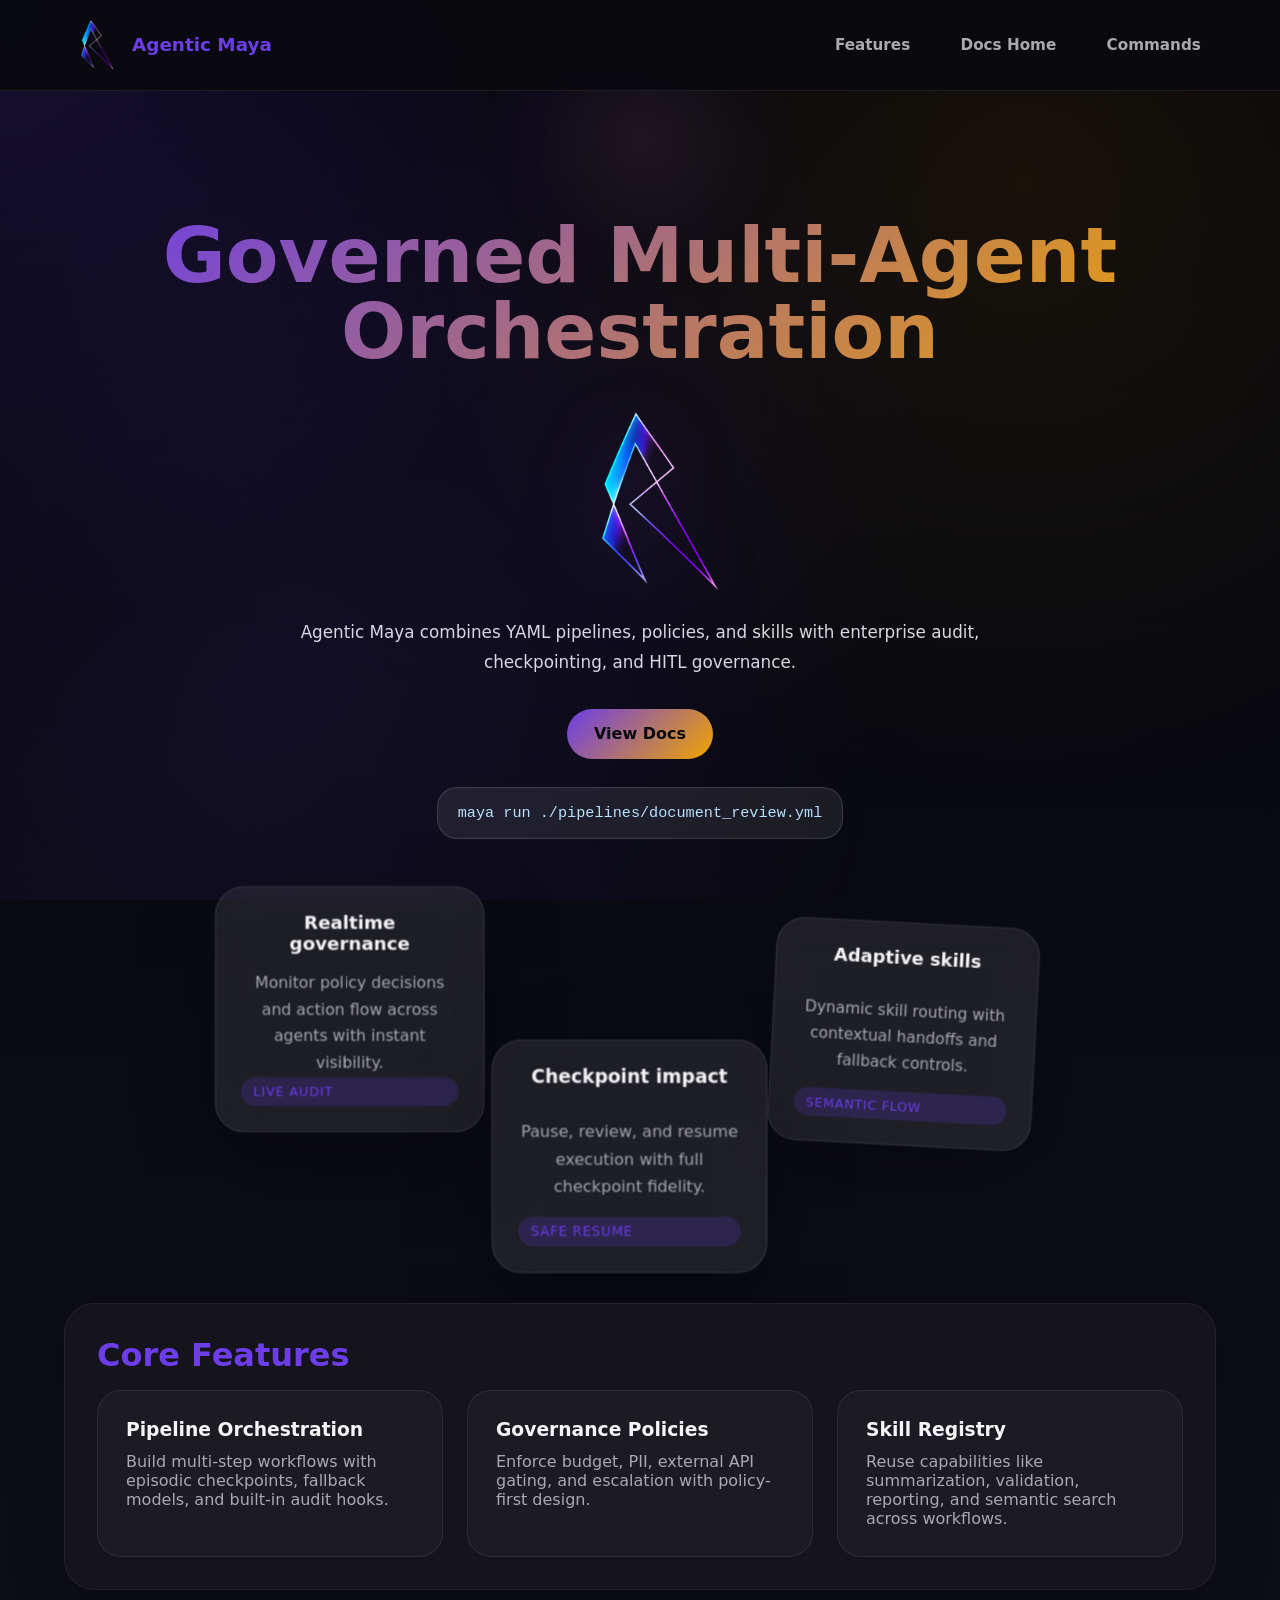
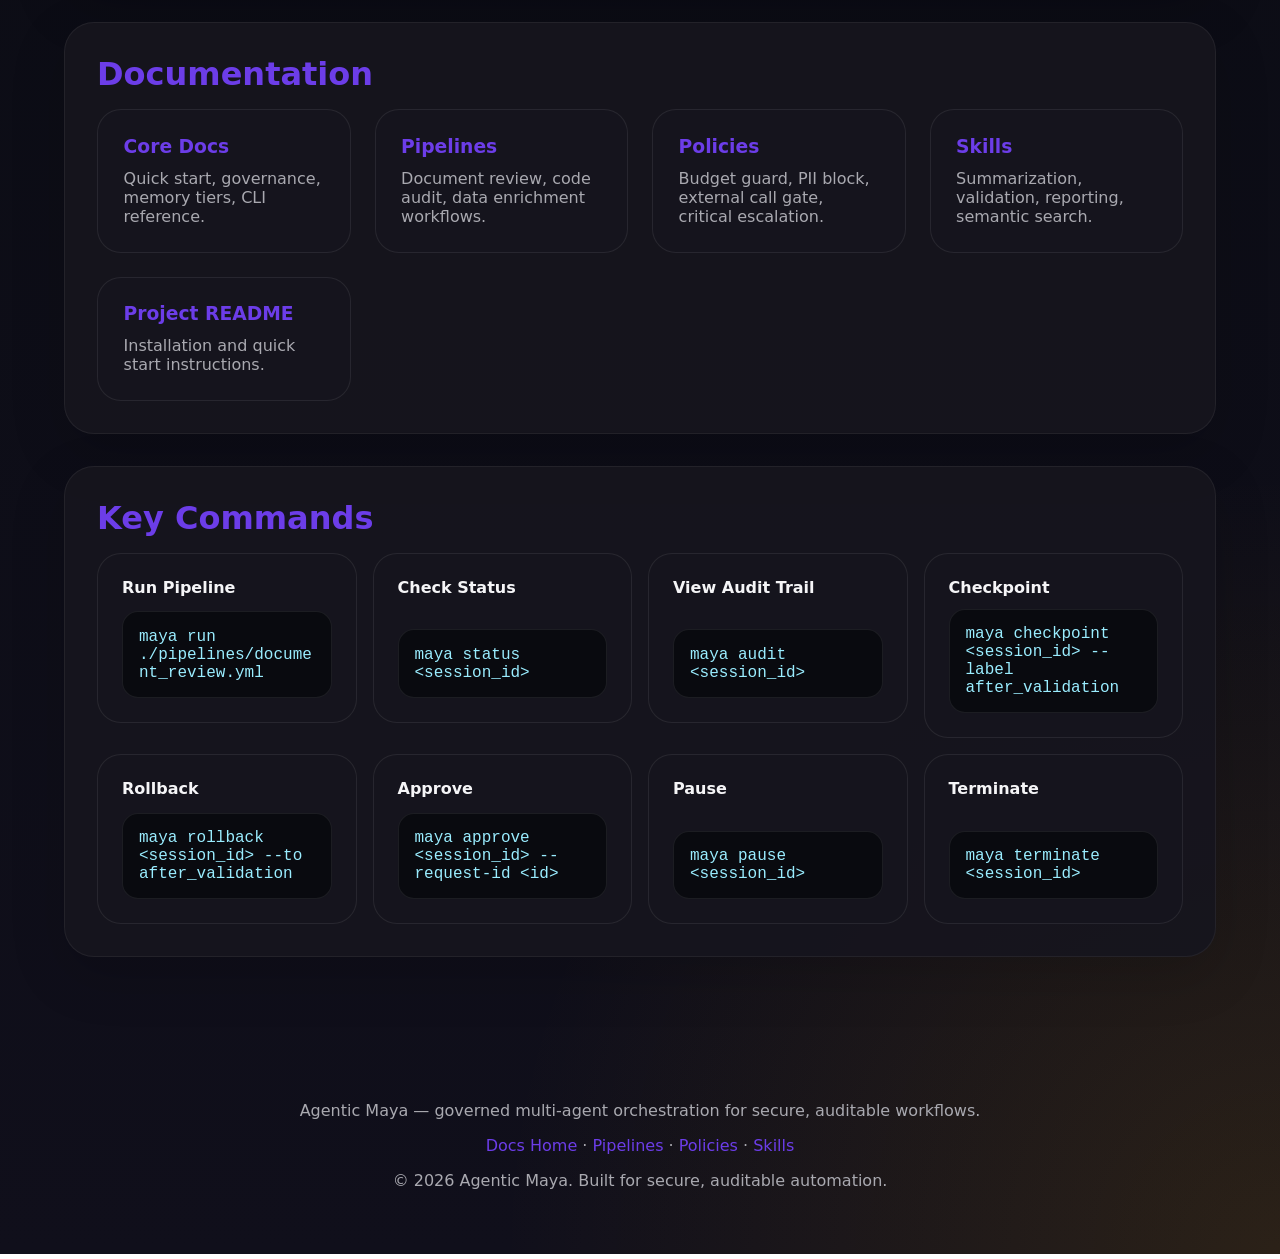
<file: index.html>
﻿<!DOCTYPE html>
<html lang="en">
<head>
    <meta charset="UTF-8">
    <meta name="viewport" content="width=device-width, initial-scale=1.0">
    <title>Agentic Maya — Governed Multi-Agent Orchestration</title>
    <link rel="icon" href="logo.png" type="image/png">
    <style>
        :root {
            --bg: #0A0A0F;
            --surface: rgba(22, 21, 30, 0.96);
            --surface-soft: #1F1D28;
            --panel: rgba(18, 18, 28, 0.96);
            --border: rgba(108, 61, 232, 0.18);
            --text: #F5F5F7;
            --muted: #A9A9B0;
            --muted-strong: #D6D8E2;
            --primary: #6C3DE8;
            --accent: #F0A500;
            --shadow: 0 28px 90px rgba(0, 0, 0, 0.26);
            --shadow-soft: 0 18px 55px rgba(0,0,0,0.16);
            --radius: 28px;
            --radius-sm: 18px;
            --transition: all 0.24s cubic-bezier(0.2, 1, 0.3, 1);
        }

        * { box-sizing: border-box; }

        body {
            margin: 0;
            min-height: 100vh;
            font-family: Inter, system-ui, -apple-system, BlinkMacSystemFont, 'Segoe UI', sans-serif;
            background: radial-gradient(circle at top left, rgba(108, 61, 232, 0.18), transparent 20%),
                        radial-gradient(circle at bottom right, rgba(240, 165, 0, 0.12), transparent 25%),
                        linear-gradient(180deg, #05050A 0%, #0B0C14 42%, #100F1B 100%);
            color: var(--text);
            overflow-x: hidden;
            position: relative;
        }

        body::before {
            content: '';
            position: fixed;
            top: 0;
            left: 0;
            width: 100%;
            height: 100%;
            background: 
                radial-gradient(circle at 20% 80%, rgba(108, 61, 232, 0.1) 0%, transparent 50%),
                radial-gradient(circle at 80% 20%, rgba(240, 165, 0, 0.08) 0%, transparent 50%),
                radial-gradient(circle at 40% 40%, rgba(108, 61, 232, 0.05) 0%, transparent 50%);
            animation: float 20s ease-in-out infinite;
            pointer-events: none;
            z-index: -1;
        }

        @keyframes float {
            0%, 100% { transform: translateY(0px) rotate(0deg); }
            33% { transform: translateY(-10px) rotate(1deg); }
            66% { transform: translateY(5px) rotate(-0.5deg); }
        }

        .particle {
            position: absolute;
            border-radius: 50%;
            pointer-events: none;
            animation: particle-float 15s linear infinite;
        }

        .particle:nth-child(1) {
            width: 4px; height: 4px;
            background: rgba(108, 61, 232, 0.6);
            top: 20%; left: 10%;
            animation-delay: 0s;
        }

        .particle:nth-child(2) {
            width: 6px; height: 6px;
            background: rgba(240, 165, 0, 0.4);
            top: 60%; left: 80%;
            animation-delay: 3s;
        }

        .particle:nth-child(3) {
            width: 3px; height: 3px;
            background: rgba(108, 61, 232, 0.5);
            top: 40%; left: 60%;
            animation-delay: 6s;
        }

        .particle:nth-child(4) {
            width: 5px; height: 5px;
            background: rgba(240, 165, 0, 0.3);
            top: 80%; left: 30%;
            animation-delay: 9s;
        }

        .particle:nth-child(5) {
            width: 4px; height: 4px;
            background: rgba(108, 61, 232, 0.4);
            top: 30%; left: 90%;
            animation-delay: 12s;
        }

        @keyframes particle-float {
            0% { transform: translateY(0px) translateX(0px); opacity: 0; }
            10% { opacity: 1; }
            90% { opacity: 1; }
            100% { transform: translateY(-100vh) translateX(20px); opacity: 0; }
        }

        a { color: var(--primary); text-decoration: none; }
        a:hover { color: var(--accent); }

        header {
            position: sticky;
            top: 0;
            z-index: 20;
            background: rgba(10, 10, 15, 0.96);
            border-bottom: 1px solid rgba(255,255,255,0.08);
            backdrop-filter: blur(16px);
        }

        .topbar {
            max-width: 1200px;
            margin: 0 auto;
            padding: 1.05rem 1.5rem;
            display: flex;
            justify-content: space-between;
            align-items: center;
            gap: 1rem;
        }

        .logo {
            font-size: 1.15rem;
            font-weight: 800;
            color: var(--primary);
            display: flex;
            align-items: center;
            gap: 0.75rem;
        }

        .logo img {
            height: 3.5rem;
            width: auto;
        }

        .nav {
            display: flex;
            gap: 1.25rem;
            flex-wrap: wrap;
        }

        .nav a {
            font-size: 0.95rem;
            color: var(--muted);
            font-weight: 600;
            padding: 0.65rem 0.95rem;
            border-radius: 999px;
            transition: var(--transition);
        }

        .nav a:hover,
        .nav a.active { background: rgba(108, 61, 232, 0.14); color: white; }

        .hero {
            max-width: 1200px;
            margin: 0 auto;
            padding: 4rem 1.5rem 2rem;
            text-align: center;
            position: relative;
            perspective: 1400px;
        }

        .hero h1 {
            font-size: clamp(3rem, 6vw, 4.8rem);
            line-height: 0.98;
            margin-bottom: 1rem;
            background: linear-gradient(135deg, var(--primary), var(--accent));
            -webkit-background-clip: text;
            -webkit-text-fill-color: transparent;
        }

        .hero p {
            max-width: 720px;
            margin: 0 auto 2rem;
            color: var(--muted-strong);
            font-size: 1.05rem;
            line-height: 1.8;
        }

        .hero-logo {
            margin: 2rem auto 1rem;
            display: flex;
            justify-content: center;
            align-items: center;
            perspective: 1000px;
        }

        .big-logo {
            width: 200px;
            height: 200px;
            object-fit: contain;
            filter: drop-shadow(0 20px 40px rgba(108, 61, 232, 0.3));
            transition: transform 0.6s cubic-bezier(0.175, 0.885, 0.32, 1.275);
            transform-style: preserve-3d;
        }

        .big-logo:hover {
            transform: rotateY(15deg) rotateX(10deg) scale(1.1);
            filter: drop-shadow(0 30px 60px rgba(108, 61, 232, 0.5));
        }

        .hero-buttons {
            display: flex;
            justify-content: center;
            flex-wrap: wrap;
            gap: 1rem;
            margin-bottom: 1.75rem;
        }

        .button {
            display: inline-flex;
            align-items: center;
            justify-content: center;
            padding: 0.95rem 1.7rem;
            border-radius: 999px;
            font-weight: 700;
            transition: var(--transition);
        }

        .button.primary {
            background: linear-gradient(135deg, var(--primary), var(--accent));
            color: #090A0F;
        }

        .button.secondary {
            background: rgba(255,255,255,0.08);
            color: var(--text);
            border: 1px solid rgba(255,255,255,0.1);
        }

        .button:hover { transform: translateY(-2px); }

        .hero-code {
            display: inline-flex;
            margin: 0 auto;
            background: rgba(255,255,255,0.08);
            border: 1px solid rgba(255,255,255,0.12);
            border-radius: 20px;
            padding: 1rem 1.25rem;
            color: #B7E2FF;
            font-family: ui-monospace, SFMono-Regular, Menlo, Monaco, Consolas, 'Liberation Mono', monospace;
            font-size: 0.95rem;
            box-shadow: inset 0 0 0 1px rgba(255,255,255,0.02);
        }

        .hero::before,
        .hero::after {
            content: '';
            position: absolute;
            left: 50%;
            transform: translateX(-50%);
            pointer-events: none;
            border-radius: 50%;
            opacity: 0.35;
        }

        .hero::before {
            width: 420px;
            height: 420px;
            top: -170px;
            background: radial-gradient(circle, rgba(108,61,232,0.24), transparent 54%);
        }

        .hero::after {
            width: 280px;
            height: 280px;
            top: -90px;
            background: radial-gradient(circle, rgba(240,165,0,0.12), transparent 55%);
        }

        .hero-visual {
            margin: 2.5rem auto 0;
            width: min(900px, 100%);
            height: 360px;
            position: relative;
            transform-style: preserve-3d;
            transition: transform 0.3s ease;
        }

        .hero-visual:hover {
            transform: rotateX(6deg) rotateY(-9deg);
        }

        .visual-card {
            position: absolute;
            width: 260px;
            min-height: 220px;
            border-radius: 28px;
            background: rgba(255,255,255,0.08);
            border: 1px solid rgba(255,255,255,0.12);
            backdrop-filter: blur(20px);
            box-shadow: 0 28px 80px rgba(0,0,0,0.28);
            padding: 1.5rem;
            color: var(--text);
            display: flex;
            flex-direction: column;
            justify-content: space-between;
            transition: transform 0.28s ease, box-shadow 0.28s ease;
        }

        .visual-card:hover {
            transform: translateY(-10px) translateZ(24px) rotateZ(-1deg);
            box-shadow: 0 36px 100px rgba(0,0,0,0.33);
        }

        .visual-card h3 {
            margin: 0 0 1rem;
            font-size: 1.1rem;
        }

        .visual-card p {
            margin: 0;
            color: var(--muted);
            line-height: 1.7;
            font-size: 0.95rem;
        }

        .visual-card span {
            display: inline-flex;
            align-items: center;
            gap: 0.35rem;
            padding: 0.4rem 0.75rem;
            border-radius: 999px;
            background: rgba(108,61,232,0.2);
            color: var(--primary);
            font-size: 0.78rem;
            letter-spacing: 0.06em;
            text-transform: uppercase;
        }

        .visual-card.one { top: 0; left: 40px; transform: translateZ(50px); }
        .visual-card.two { top: 40px; right: 60px; transform: translateZ(20px) rotateZ(3deg); }
        .visual-card.three { bottom: 0; left: calc(50% - 140px); transform: translateZ(80px); }

        main {
            max-width: 1200px;
            margin: 0 auto;
            padding: 2rem 1.5rem 4rem;
        }

        .section {
            background: var(--surface);
            border: 1px solid rgba(255,255,255,0.06);
            border-radius: 30px;
            margin-bottom: 2rem;
            padding: 2rem;
            box-shadow: var(--shadow-soft);
            opacity: 0;
            transform: translateY(20px);
            animation: fadeInUp 0.6s ease-out forwards;
        }

        .section:nth-child(1) { animation-delay: 0.1s; }
        .section:nth-child(2) { animation-delay: 0.2s; }
        .section:nth-child(3) { animation-delay: 0.3s; }

        @keyframes fadeInUp {
            to {
                opacity: 1;
                transform: translateY(0);
            }
        }

        .section h2 {
            margin-top: 0;
            color: var(--primary);
            font-size: 2rem;
            margin-bottom: 1rem;
        }

        .section p {
            color: var(--muted);
            margin-bottom: 1.5rem;
        }

        .grid {
            display: grid;
            gap: 1.5rem;
        }

        .grid-3 { grid-template-columns: repeat(auto-fit, minmax(260px, 1fr)); }

        .card {
            background: rgba(255,255,255,0.03);
            border: 1px solid rgba(255,255,255,0.08);
            border-radius: 24px;
            padding: 1.75rem;
            transition: transform 0.25s ease, border-color 0.25s ease;
        }

        .card:hover {
            transform: translateY(-4px);
            border-color: rgba(108, 61, 232, 0.35);
        }

        .card h3 {
            margin-top: 0;
            margin-bottom: 0.8rem;
        }

        .card p { margin: 0; color: var(--muted); }

        .docs-grid {
            display: grid;
            gap: 1.5rem;
            grid-template-columns: repeat(auto-fit, minmax(240px, 1fr));
        }

        .doc-card {
            background: var(--surface);
            border: 1px solid rgba(255,255,255,0.08);
            border-radius: 24px;
            padding: 1.6rem;
            transition: border-color 0.25s ease, transform 0.25s ease;
        }

        .doc-card:hover {
            transform: translateY(-3px);
            border-color: rgba(240, 165, 0, 0.4);
            background: rgba(255,255,255,0.05);
        }

        .doc-card h3 { margin: 0 0 0.75rem; }
        .doc-card p { margin: 0; color: var(--muted); }

        .command-grid {
            display: grid;
            gap: 1rem;
            grid-template-columns: repeat(auto-fit, minmax(240px, 1fr));
            align-items: start;
        }

        .command-card {
            background: var(--surface);
            border: 1px solid rgba(255,255,255,0.08);
            border-radius: 24px;
            padding: 1.5rem;
            min-height: 170px;
            display: flex;
            flex-direction: column;
            justify-content: space-between;
            transition: transform 0.24s ease, box-shadow 0.24s ease;
        }

        .command-card:hover {
            transform: translateY(-4px);
            box-shadow: 0 18px 50px rgba(0,0,0,0.16);
        }

        .command-card h4 {
            margin: 0;
            color: var(--text);
            line-height: 1.2;
        }

        .command-card code {
            display: block;
            background: rgba(9,10,15,0.95);
            border: 1px solid rgba(255,255,255,0.08);
            border-radius: 16px;
            padding: 0.95rem 1rem;
            margin-top: 0.75rem;
            color: #9AEDFF;
            font-family: ui-monospace, monospace;
            overflow-x: auto;
            white-space: pre-wrap;
            word-break: break-word;
        }

        .footer {
            text-align: center;
            padding: 2rem 1.5rem 3rem;
            color: var(--muted);
        }

        @media (max-width: 980px) {
            .topbar { flex-direction: column; align-items: stretch; }
            .hero { padding-top: 3rem; }
        }
        </style>
    <script>
        // Create floating particles
        document.addEventListener('DOMContentLoaded', () => {
            const body = document.body;
            for (let i = 1; i <= 5; i++) {
                const particle = document.createElement('div');
                particle.className = 'particle';
                body.appendChild(particle);
            }
        });
    </script>
</head>
<body>
    <header>
        <div class="topbar">
            <div class="logo">
                <img src="logo.png" alt="Agentic Maya Logo">
                Agentic Maya
            </div>
            <nav class="nav">
                <a href="#features">Features</a>
                <a href="docs/index.html">Docs Home</a>
                <a href="#commands">Commands</a>
            </nav>
        </div>
    </header>
    <section class="hero">
        <h1>Governed Multi-Agent Orchestration</h1>
        <div class="hero-logo">
            <img src="logo.png" alt="Agentic Maya Logo" class="big-logo">
        </div>
        <p>Agentic Maya combines YAML pipelines, policies, and skills with enterprise audit, checkpointing, and HITL governance.</p>
        <div class="hero-buttons">
            <a class="button primary" href="docs/index.html">View Docs</a>
        </div>
        <div class="hero-code"><code>maya run ./pipelines/document_review.yml</code></div>
        <div class="hero-visual" id="heroVisual">
            <div class="visual-card one">
                <h3>Realtime governance</h3>
                <p>Monitor policy decisions and action flow across agents with instant visibility.</p>
                <span>Live Audit</span>
            </div>
            <div class="visual-card two">
                <h3>Adaptive skills</h3>
                <p>Dynamic skill routing with contextual handoffs and fallback controls.</p>
                <span>Semantic Flow</span>
            </div>
            <div class="visual-card three">
                <h3>Checkpoint impact</h3>
                <p>Pause, review, and resume execution with full checkpoint fidelity.</p>
                <span>Safe Resume</span>
            </div>
        </div>
    </section>
    <main>
        <section class="section" id="features">
            <h2>Core Features</h2>
            <div class="grid grid-3">
                <div class="card"><h3>Pipeline Orchestration</h3><p>Build multi-step workflows with episodic checkpoints, fallback models, and built-in audit hooks.</p></div>
                <div class="card"><h3>Governance Policies</h3><p>Enforce budget, PII, external API gating, and escalation with policy-first design.</p></div>
                <div class="card"><h3>Skill Registry</h3><p>Reuse capabilities like summarization, validation, reporting, and semantic search across workflows.</p></div>
            </div>
        </section>
        <section class="section" id="docs">
            <h2>Documentation</h2>
            <div class="docs-grid">
                <a class="doc-card" href="docs/index.html"><h3>Core Docs</h3><p>Quick start, governance, memory tiers, CLI reference.</p></a>
                <a class="doc-card" href="docs/pipelines.html"><h3>Pipelines</h3><p>Document review, code audit, data enrichment workflows.</p></a>
                <a class="doc-card" href="docs/policies.html"><h3>Policies</h3><p>Budget guard, PII block, external call gate, critical escalation.</p></a>
                <a class="doc-card" href="docs/skills.html"><h3>Skills</h3><p>Summarization, validation, reporting, semantic search.</p></a>
                <a class="doc-card" href="../README.md"><h3>Project README</h3><p>Installation and quick start instructions.</p></a>
            </div>
        </section>
        <section class="section" id="commands">
            <h2>Key Commands</h2>
            <div class="command-grid">
                <div class="command-card"><h4>Run Pipeline</h4><code>maya run ./pipelines/document_review.yml</code></div>
                <div class="command-card"><h4>Check Status</h4><code>maya status &lt;session_id&gt;</code></div>
                <div class="command-card"><h4>View Audit Trail</h4><code>maya audit &lt;session_id&gt;</code></div>
                <div class="command-card"><h4>Checkpoint</h4><code>maya checkpoint &lt;session_id&gt; --label after_validation</code></div>
                <div class="command-card"><h4>Rollback</h4><code>maya rollback &lt;session_id&gt; --to after_validation</code></div>
                <div class="command-card"><h4>Approve</h4><code>maya approve &lt;session_id&gt; --request-id &lt;id&gt;</code></div>
                <div class="command-card"><h4>Pause</h4><code>maya pause &lt;session_id&gt;</code></div>
                <div class="command-card"><h4>Terminate</h4><code>maya terminate &lt;session_id&gt;</code></div>
            </div>
        </section>
    </main>
    <footer class="footer">
        <p>Agentic Maya — governed multi-agent orchestration for secure, auditable workflows.</p>
        <p><a href="docs/index.html">Docs Home</a> · <a href="docs/pipelines.html">Pipelines</a> · <a href="docs/policies.html">Policies</a> · <a href="docs/skills.html">Skills</a></p>
        <p>&copy; 2026 Agentic Maya. Built for secure, auditable automation.</p>
    </footer>
    <script>
        const hero = document.querySelector('.hero');
        const visual = document.querySelector('.hero-visual');
        if (hero && visual) {
            hero.addEventListener('pointermove', event => {
                const rect = hero.getBoundingClientRect();
                const x = (event.clientX - rect.left) / rect.width - 0.5;
                const y = (event.clientY - rect.top) / rect.height - 0.5;
                visual.style.transform = `rotateX(${y * 10}deg) rotateY(${x * 20}deg)`;
            });
            hero.addEventListener('pointerleave', () => {
                visual.style.transform = 'rotateX(0deg) rotateY(0deg)';
            });
        }
    </script>
</body>
</html>
</file>
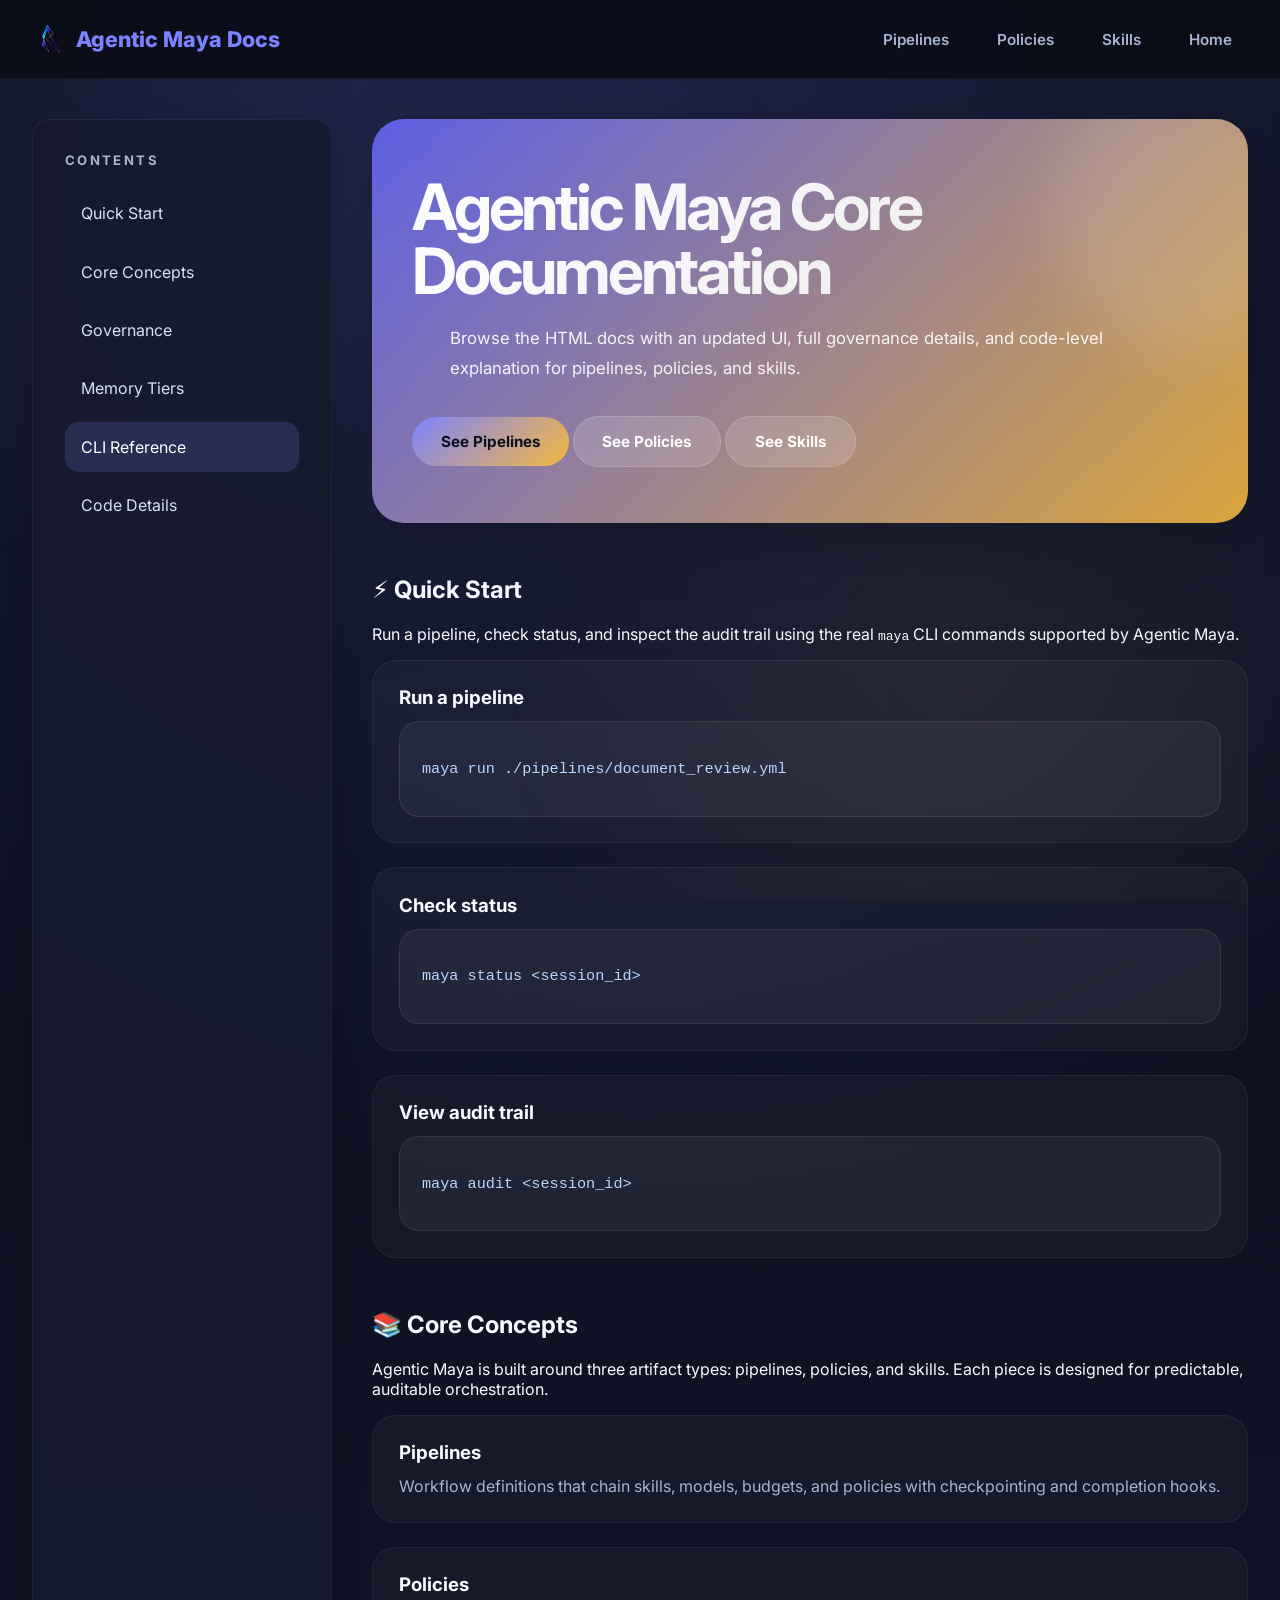
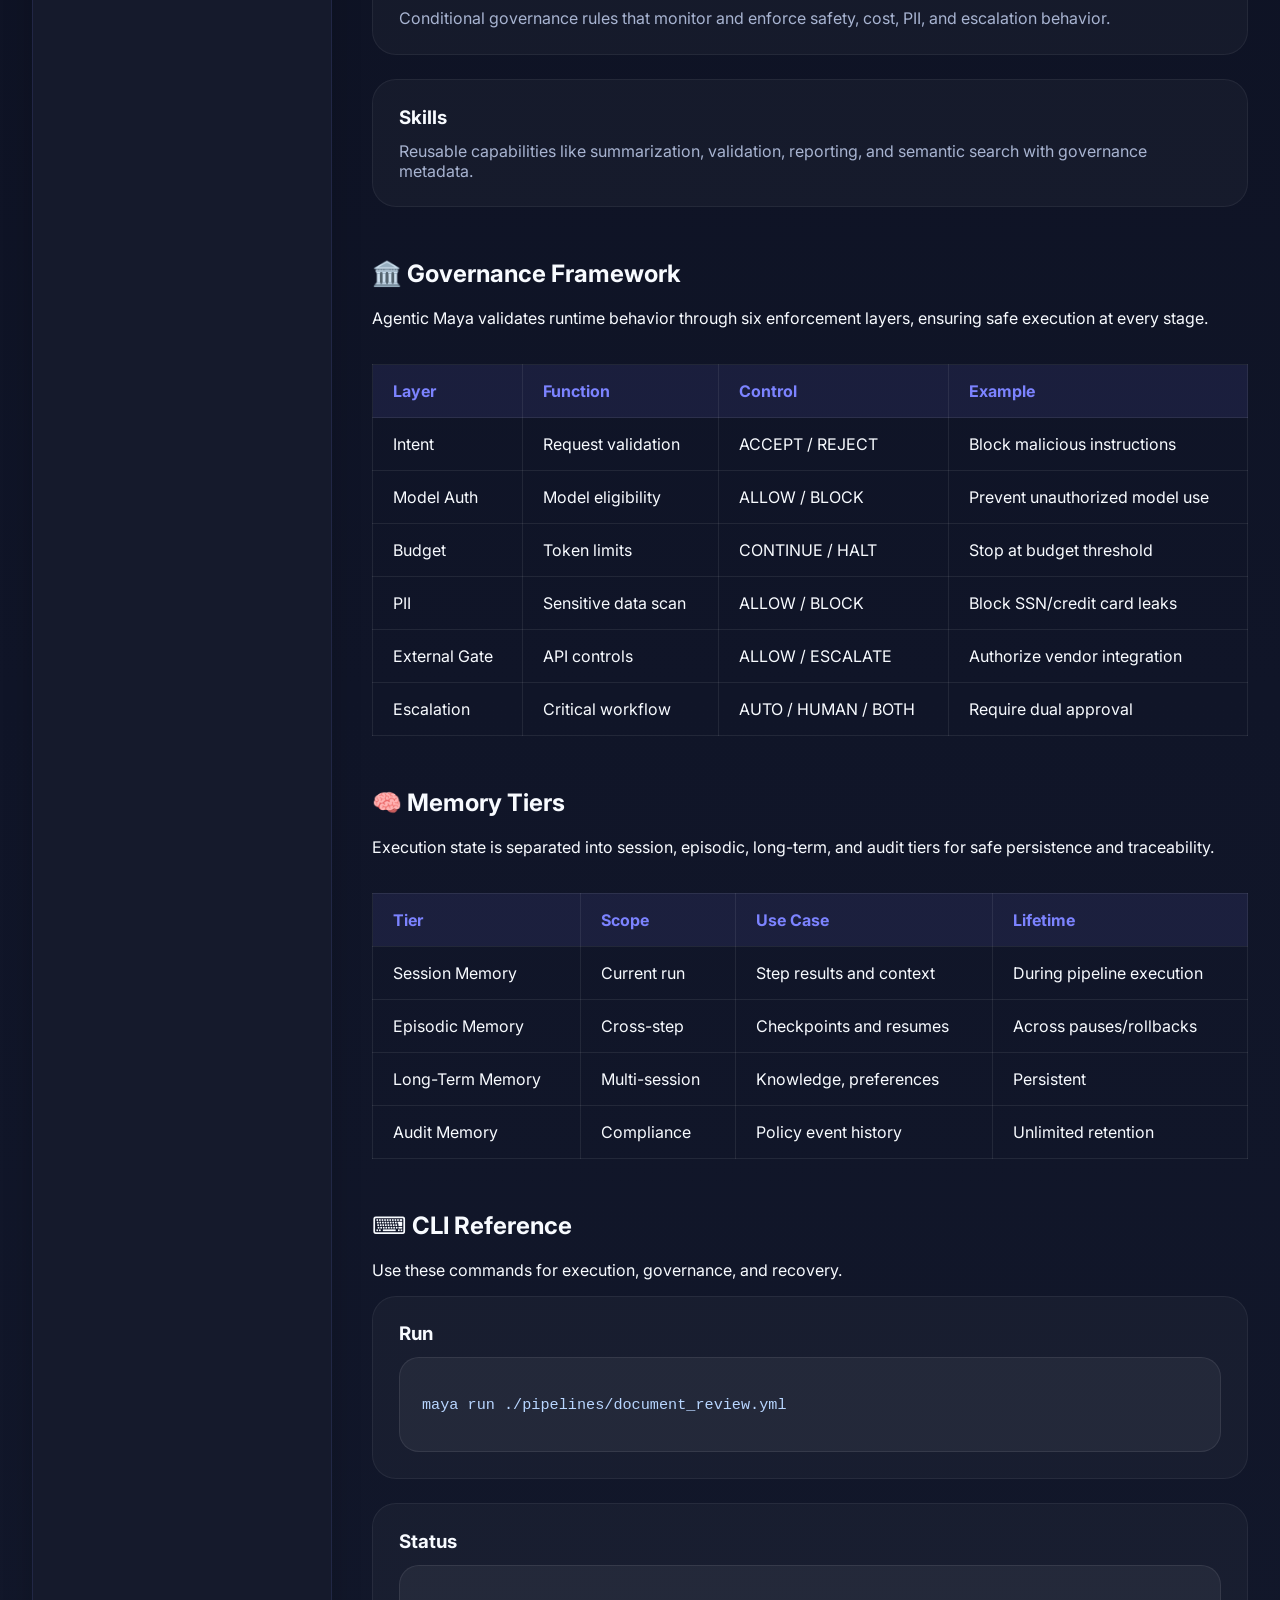
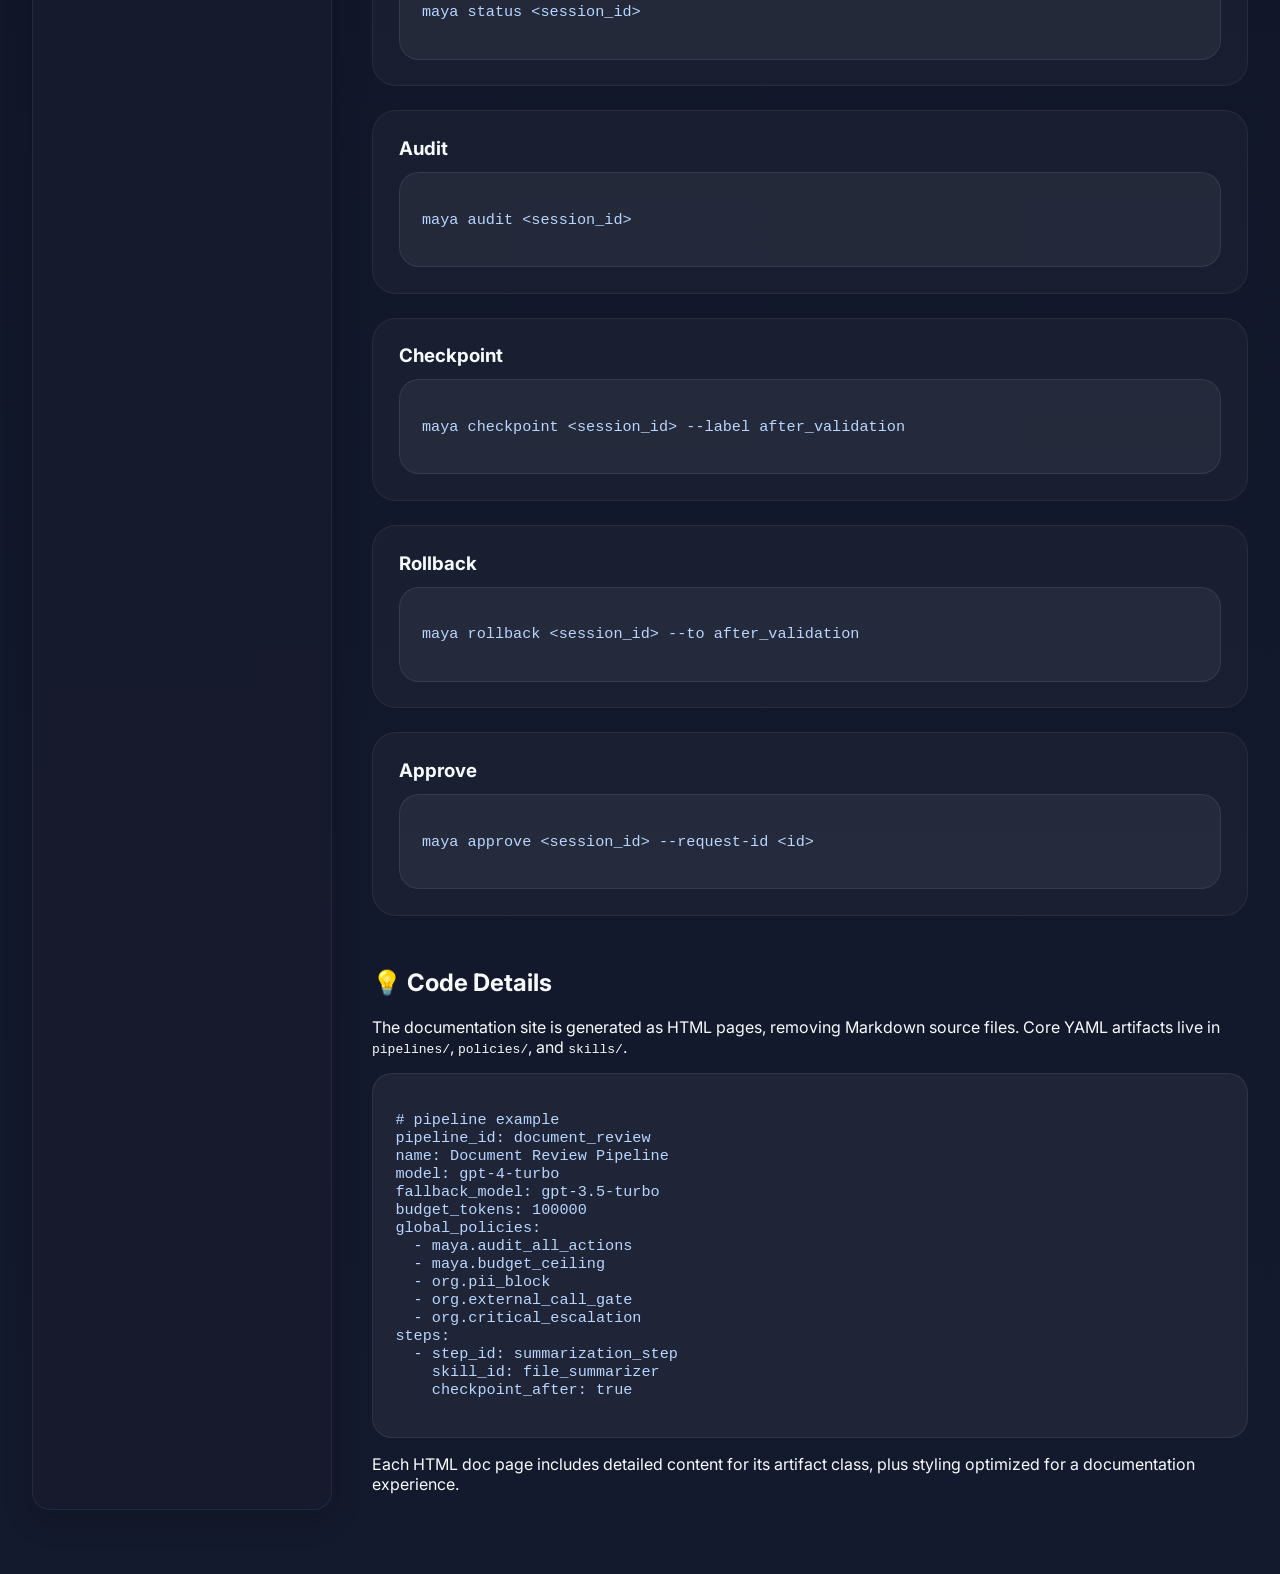
<file: docs/index.html>
﻿<!DOCTYPE html>
<html lang="en">
<head>
  <meta charset="UTF-8">
  <meta name="viewport" content="width=device-width, initial-scale=1.0">
  <title>Agentic Maya Docs</title>
  <link href="https://fonts.googleapis.com/css2?family=Inter:wght@300;400;500;600;700;800&display=swap" rel="stylesheet">
  <link rel="stylesheet" href="styles.css">
</head>
<body>
  <header>
    <div class="topbar">
      <a href="#" class="brand">
        <img src="../logo.png" alt="Agentic Maya Logo">
        Agentic Maya Docs
      </a>
      <nav class="topnav">
        <a href="pipelines.html">Pipelines</a>
        <a href="policies.html">Policies</a>
        <a href="skills.html">Skills</a>
        <a href="../index.html">Home</a>
      </nav>
    </div>
  </header>

  <div class="layout">
    <aside class="sidebar">
      <h2>Contents</h2>
      <nav>
        <a class="active" href="#quickstart">Quick Start</a>
        <a href="#concepts">Core Concepts</a>
        <a href="#governance">Governance</a>
        <a href="#memory">Memory Tiers</a>
        <a href="#cli">CLI Reference</a>
        <a href="#code-details">Code Details</a>
      </nav>
    </aside>

    <main>
      <section class="hero">
        <h1>Agentic Maya Core Documentation</h1>
        <p>Browse the HTML docs with an updated UI, full governance details, and code-level explanation for pipelines, policies, and skills.</p>
        <div class="buttons">
          <a class="button primary" href="pipelines.html">See Pipelines</a>
          <a class="button secondary" href="policies.html">See Policies</a>
          <a class="button secondary" href="skills.html">See Skills</a>
        </div>
      </section>

      <section id="quickstart">
        <h2>⚡ Quick Start</h2>
        <p>Run a pipeline, check status, and inspect the audit trail using the real <code>maya</code> CLI commands supported by Agentic Maya.</p>
        <div class="grid">
          <div class="card">
            <h3>Run a pipeline</h3>
            <div class="code"><pre>maya run ./pipelines/document_review.yml</pre></div>
          </div>
          <div class="card">
            <h3>Check status</h3>
            <div class="code"><pre>maya status &lt;session_id&gt;</pre></div>
          </div>
          <div class="card">
            <h3>View audit trail</h3>
            <div class="code"><pre>maya audit &lt;session_id&gt;</pre></div>
          </div>
        </div>
      </section>

      <section id="concepts">
        <h2>📚 Core Concepts</h2>
        <p>Agentic Maya is built around three artifact types: pipelines, policies, and skills. Each piece is designed for predictable, auditable orchestration.</p>
        <div class="grid">
          <div class="card">
            <h3>Pipelines</h3>
            <p>Workflow definitions that chain skills, models, budgets, and policies with checkpointing and completion hooks.</p>
          </div>
          <div class="card">
            <h3>Policies</h3>
            <p>Conditional governance rules that monitor and enforce safety, cost, PII, and escalation behavior.</p>
          </div>
          <div class="card">
            <h3>Skills</h3>
            <p>Reusable capabilities like summarization, validation, reporting, and semantic search with governance metadata.</p>
          </div>
        </div>
      </section>

      <section id="governance">
        <h2>🏛️ Governance Framework</h2>
        <p>Agentic Maya validates runtime behavior through six enforcement layers, ensuring safe execution at every stage.</p>
        <div class="table-wrap">
          <table>
            <thead>
              <tr>
                <th>Layer</th>
                <th>Function</th>
                <th>Control</th>
                <th>Example</th>
              </tr>
            </thead>
            <tbody>
              <tr>
                <td>Intent</td>
                <td>Request validation</td>
                <td>ACCEPT / REJECT</td>
                <td>Block malicious instructions</td>
              </tr>
              <tr>
                <td>Model Auth</td>
                <td>Model eligibility</td>
                <td>ALLOW / BLOCK</td>
                <td>Prevent unauthorized model use</td>
              </tr>
              <tr>
                <td>Budget</td>
                <td>Token limits</td>
                <td>CONTINUE / HALT</td>
                <td>Stop at budget threshold</td>
              </tr>
              <tr>
                <td>PII</td>
                <td>Sensitive data scan</td>
                <td>ALLOW / BLOCK</td>
                <td>Block SSN/credit card leaks</td>
              </tr>
              <tr>
                <td>External Gate</td>
                <td>API controls</td>
                <td>ALLOW / ESCALATE</td>
                <td>Authorize vendor integration</td>
              </tr>
              <tr>
                <td>Escalation</td>
                <td>Critical workflow</td>
                <td>AUTO / HUMAN / BOTH</td>
                <td>Require dual approval</td>
              </tr>
            </tbody>
          </table>
        </div>
      </section>

      <section id="memory">
        <h2>🧠 Memory Tiers</h2>
        <p>Execution state is separated into session, episodic, long-term, and audit tiers for safe persistence and traceability.</p>
        <div class="table-wrap">
          <table>
            <thead>
              <tr>
                <th>Tier</th>
                <th>Scope</th>
                <th>Use Case</th>
                <th>Lifetime</th>
              </tr>
            </thead>
            <tbody>
              <tr>
                <td>Session Memory</td>
                <td>Current run</td>
                <td>Step results and context</td>
                <td>During pipeline execution</td>
              </tr>
              <tr>
                <td>Episodic Memory</td>
                <td>Cross-step</td>
                <td>Checkpoints and resumes</td>
                <td>Across pauses/rollbacks</td>
              </tr>
              <tr>
                <td>Long-Term Memory</td>
                <td>Multi-session</td>
                <td>Knowledge, preferences</td>
                <td>Persistent</td>
              </tr>
              <tr>
                <td>Audit Memory</td>
                <td>Compliance</td>
                <td>Policy event history</td>
                <td>Unlimited retention</td>
              </tr>
            </tbody>
          </table>
        </div>
      </section>

      <section id="cli">
        <h2>⌨️ CLI Reference</h2>
        <p>Use these commands for execution, governance, and recovery.</p>
        <div class="grid">
          <div class="card">
            <h3>Run</h3>
            <div class="code"><pre>maya run ./pipelines/document_review.yml</pre></div>
          </div>
          <div class="card">
            <h3>Status</h3>
            <div class="code"><pre>maya status &lt;session_id&gt;</pre></div>
          </div>
          <div class="card">
            <h3>Audit</h3>
            <div class="code"><pre>maya audit &lt;session_id&gt;</pre></div>
          </div>
          <div class="card">
            <h3>Checkpoint</h3>
            <div class="code"><pre>maya checkpoint &lt;session_id&gt; --label after_validation</pre></div>
          </div>
          <div class="card">
            <h3>Rollback</h3>
            <div class="code"><pre>maya rollback &lt;session_id&gt; --to after_validation</pre></div>
          </div>
          <div class="card">
            <h3>Approve</h3>
            <div class="code"><pre>maya approve &lt;session_id&gt; --request-id &lt;id&gt;</pre></div>
          </div>
        </div>
      </section>

      <section id="code-details">
        <h2>💡 Code Details</h2>
        <p>The documentation site is generated as HTML pages, removing Markdown source files. Core YAML artifacts live in <code>pipelines/</code>, <code>policies/</code>, and <code>skills/</code>.</p>
        <div class="code"><pre># pipeline example
pipeline_id: document_review
name: Document Review Pipeline
model: gpt-4-turbo
fallback_model: gpt-3.5-turbo
budget_tokens: 100000
global_policies:
  - maya.audit_all_actions
  - maya.budget_ceiling
  - org.pii_block
  - org.external_call_gate
  - org.critical_escalation
steps:
  - step_id: summarization_step
    skill_id: file_summarizer
    checkpoint_after: true</pre></div>
        <p>Each HTML doc page includes detailed content for its artifact class, plus styling optimized for a documentation experience.</p>
      </section>
    </main>
  </div>

  <script>
    // Smooth scrolling for anchor links
    document.querySelectorAll('a[href^="#"]').forEach(anchor => {
      anchor.addEventListener('click', function (e) {
        e.preventDefault();
        const target = document.querySelector(this.getAttribute('href'));
        if (target) {
          target.scrollIntoView({
            behavior: 'smooth',
            block: 'start'
          });
        }
      });
    });

    // Add active class to sidebar links based on scroll position
    const sections = document.querySelectorAll('section[id]');
    const navLinks = document.querySelectorAll('.sidebar a[href^="#"]');

    function setActiveLink() {
      const scrollY = window.scrollY;

      sections.forEach(section => {
        const sectionTop = section.offsetTop - 100;
        const sectionHeight = section.offsetHeight;
        const sectionId = section.getAttribute('id');

        if (scrollY >= sectionTop && scrollY < sectionTop + sectionHeight) {
          navLinks.forEach(link => {
            link.classList.remove('active');
            if (link.getAttribute('href') === `#${sectionId}`) {
              link.classList.add('active');
            }
          });
        }
      });
    }

    window.addEventListener('scroll', setActiveLink);
    setActiveLink(); // Set initial active link
  </script>
</body>
</html>
</file>
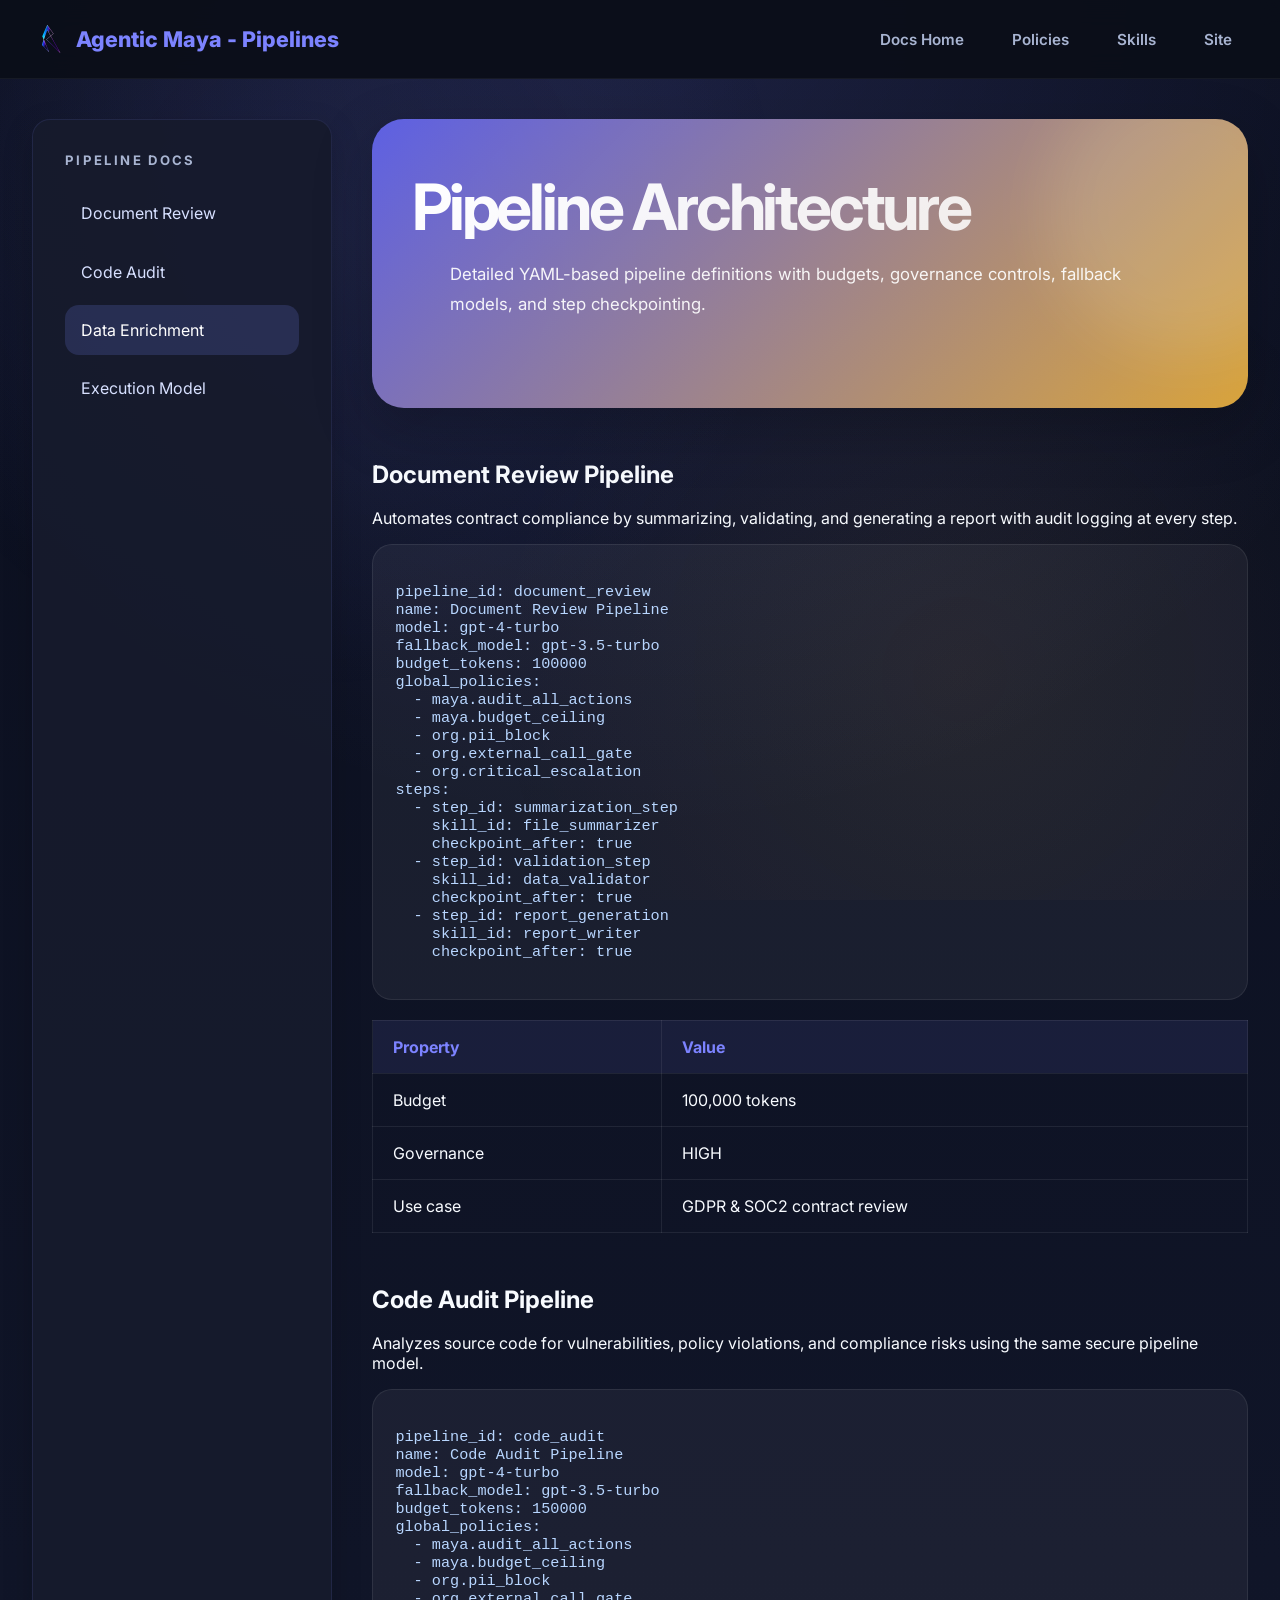
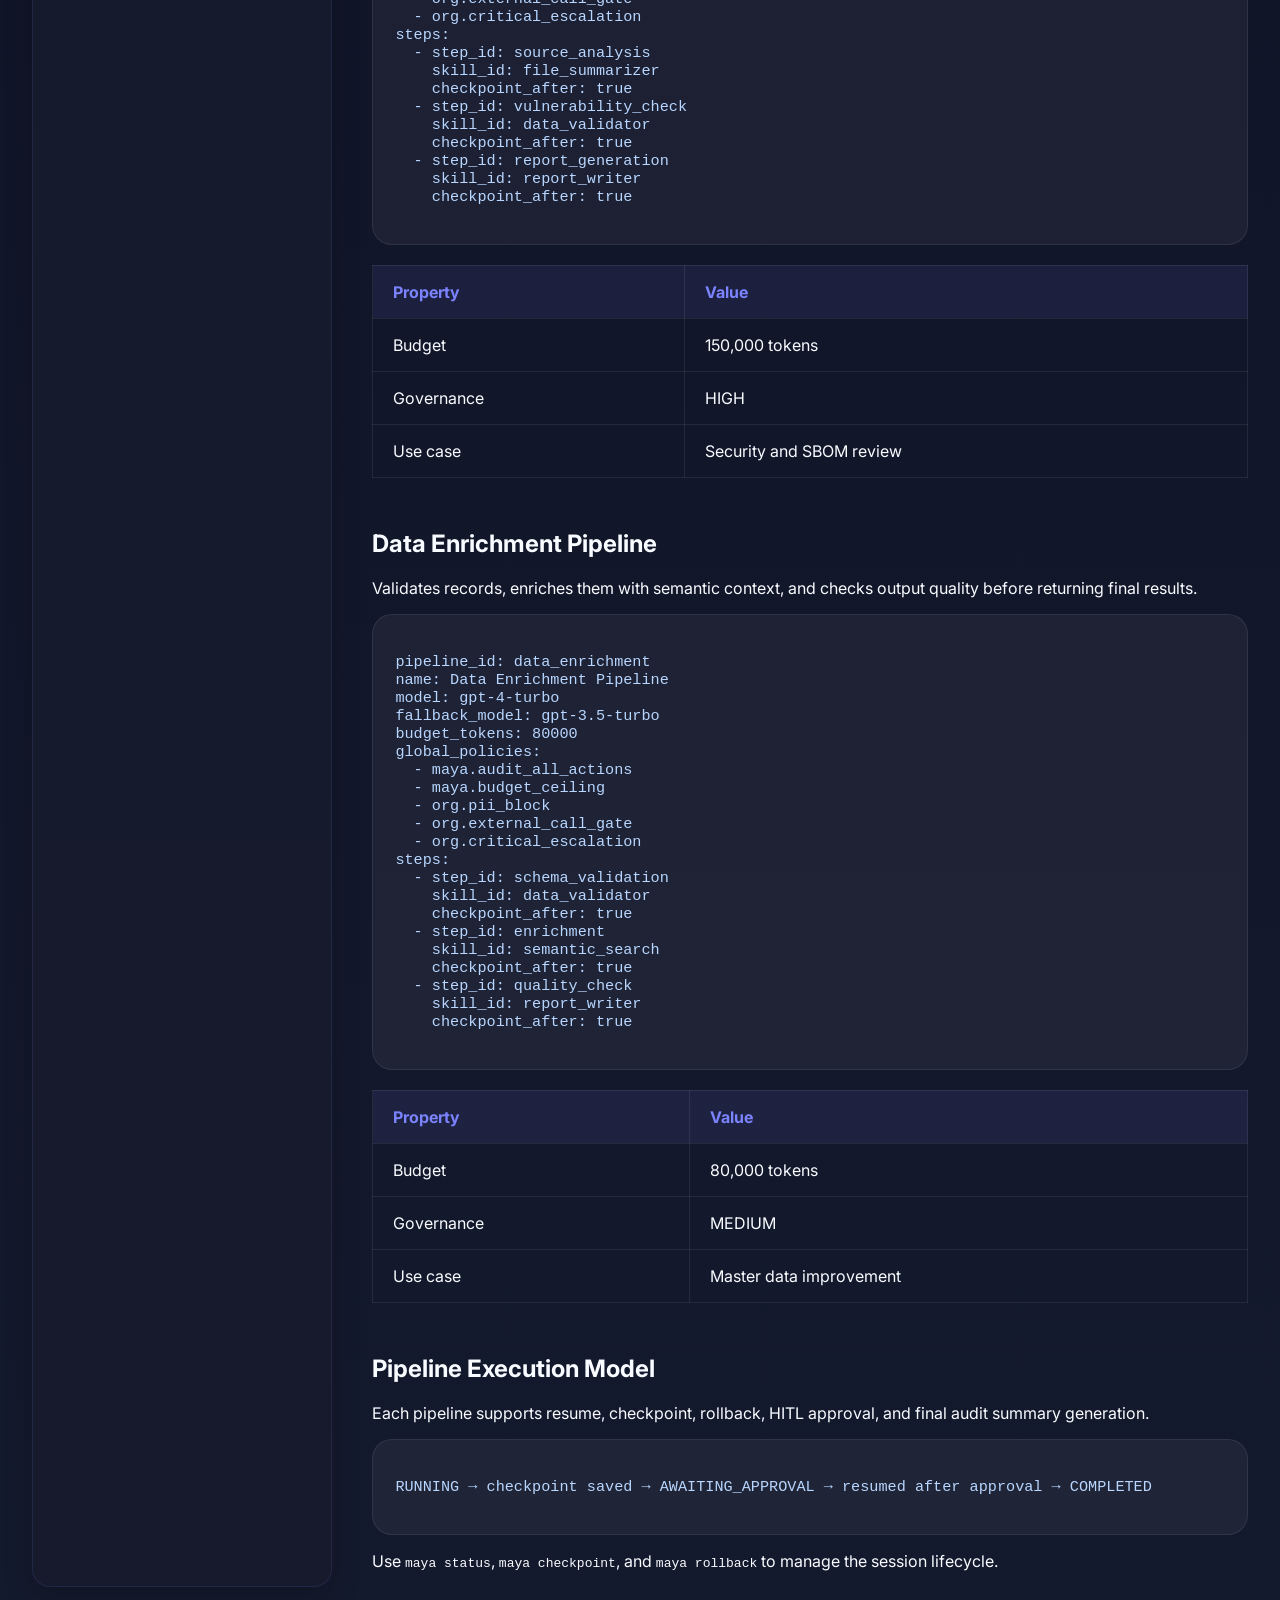
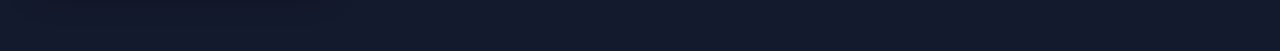
<file: docs/pipelines.html>
﻿<!DOCTYPE html>
<html lang="en">
<head>
  <meta charset="UTF-8">
  <meta name="viewport" content="width=device-width, initial-scale=1.0">
  <title>Agentic Maya - Pipelines</title>
  <link href="https://fonts.googleapis.com/css2?family=Inter:wght@300;400;500;600;700;800&display=swap" rel="stylesheet">
  <link rel="stylesheet" href="styles.css">
</head>
<body>
  <header>
    <div class="topbar">
      <a href="#" class="brand">
        <img src="../logo.png" alt="Agentic Maya Logo">
        Agentic Maya - Pipelines
      </a>
      <nav class="topnav">
        <a href="index.html">Docs Home</a>
        <a href="policies.html">Policies</a>
        <a href="skills.html">Skills</a>
        <a href="../index.html">Site</a>
      </nav>
    </div>
  </header>

  <div class="layout">
    <aside class="sidebar">
      <h2>Pipeline Docs</h2>
      <nav>
        <a class="active" href="#doc-review">Document Review</a>
        <a href="#code-audit">Code Audit</a>
        <a href="#data-enrichment">Data Enrichment</a>
        <a href="#execution">Execution Model</a>
      </nav>
    </aside>

    <main>
      <section class="hero">
        <h1>Pipeline Architecture</h1>
        <p>Detailed YAML-based pipeline definitions with budgets, governance controls, fallback models, and step checkpointing.</p>
      </section>

      <section id="doc-review">
        <h2>Document Review Pipeline</h2>
        <p>Automates contract compliance by summarizing, validating, and generating a report with audit logging at every step.</p>
        <div class="code"><pre>pipeline_id: document_review
name: Document Review Pipeline
model: gpt-4-turbo
fallback_model: gpt-3.5-turbo
budget_tokens: 100000
global_policies:
  - maya.audit_all_actions
  - maya.budget_ceiling
  - org.pii_block
  - org.external_call_gate
  - org.critical_escalation
steps:
  - step_id: summarization_step
    skill_id: file_summarizer
    checkpoint_after: true
  - step_id: validation_step
    skill_id: data_validator
    checkpoint_after: true
  - step_id: report_generation
    skill_id: report_writer
    checkpoint_after: true</pre></div>
        <div class="table-wrap">
          <table>
            <thead>
              <tr>
                <th>Property</th>
                <th>Value</th>
              </tr>
            </thead>
            <tbody>
              <tr>
                <td>Budget</td>
                <td>100,000 tokens</td>
              </tr>
              <tr>
                <td>Governance</td>
                <td>HIGH</td>
              </tr>
              <tr>
                <td>Use case</td>
                <td>GDPR & SOC2 contract review</td>
              </tr>
            </tbody>
          </table>
        </div>
      </section>

      <section id="code-audit">
        <h2>Code Audit Pipeline</h2>
        <p>Analyzes source code for vulnerabilities, policy violations, and compliance risks using the same secure pipeline model.</p>
        <div class="code"><pre>pipeline_id: code_audit
name: Code Audit Pipeline
model: gpt-4-turbo
fallback_model: gpt-3.5-turbo
budget_tokens: 150000
global_policies:
  - maya.audit_all_actions
  - maya.budget_ceiling
  - org.pii_block
  - org.external_call_gate
  - org.critical_escalation
steps:
  - step_id: source_analysis
    skill_id: file_summarizer
    checkpoint_after: true
  - step_id: vulnerability_check
    skill_id: data_validator
    checkpoint_after: true
  - step_id: report_generation
    skill_id: report_writer
    checkpoint_after: true</pre></div>
        <div class="table-wrap">
          <table>
            <thead>
              <tr>
                <th>Property</th>
                <th>Value</th>
              </tr>
            </thead>
            <tbody>
              <tr>
                <td>Budget</td>
                <td>150,000 tokens</td>
              </tr>
              <tr>
                <td>Governance</td>
                <td>HIGH</td>
              </tr>
              <tr>
                <td>Use case</td>
                <td>Security and SBOM review</td>
              </tr>
            </tbody>
          </table>
        </div>
      </section>

      <section id="data-enrichment">
        <h2>Data Enrichment Pipeline</h2>
        <p>Validates records, enriches them with semantic context, and checks output quality before returning final results.</p>
        <div class="code"><pre>pipeline_id: data_enrichment
name: Data Enrichment Pipeline
model: gpt-4-turbo
fallback_model: gpt-3.5-turbo
budget_tokens: 80000
global_policies:
  - maya.audit_all_actions
  - maya.budget_ceiling
  - org.pii_block
  - org.external_call_gate
  - org.critical_escalation
steps:
  - step_id: schema_validation
    skill_id: data_validator
    checkpoint_after: true
  - step_id: enrichment
    skill_id: semantic_search
    checkpoint_after: true
  - step_id: quality_check
    skill_id: report_writer
    checkpoint_after: true</pre></div>
        <div class="table-wrap">
          <table>
            <thead>
              <tr>
                <th>Property</th>
                <th>Value</th>
              </tr>
            </thead>
            <tbody>
              <tr>
                <td>Budget</td>
                <td>80,000 tokens</td>
              </tr>
              <tr>
                <td>Governance</td>
                <td>MEDIUM</td>
              </tr>
              <tr>
                <td>Use case</td>
                <td>Master data improvement</td>
              </tr>
            </tbody>
          </table>
        </div>
      </section>

      <section id="execution">
        <h2>Pipeline Execution Model</h2>
        <p>Each pipeline supports resume, checkpoint, rollback, HITL approval, and final audit summary generation.</p>
        <div class="code"><pre>RUNNING → checkpoint saved → AWAITING_APPROVAL → resumed after approval → COMPLETED</pre></div>
        <p>Use <code>maya status</code>, <code>maya checkpoint</code>, and <code>maya rollback</code> to manage the session lifecycle.</p>
      </section>
    </main>
  </div>

  <script>
    // Smooth scrolling for anchor links
    document.querySelectorAll('a[href^="#"]').forEach(anchor => {
      anchor.addEventListener('click', function (e) {
        e.preventDefault();
        const target = document.querySelector(this.getAttribute('href'));
        if (target) {
          target.scrollIntoView({
            behavior: 'smooth',
            block: 'start'
          });
        }
      });
    });

    // Add active class to sidebar links based on scroll position
    const sections = document.querySelectorAll('section[id]');
    const navLinks = document.querySelectorAll('.sidebar a[href^="#"]');

    function setActiveLink() {
      const scrollY = window.scrollY;

      sections.forEach(section => {
        const sectionTop = section.offsetTop - 100;
        const sectionHeight = section.offsetHeight;
        const sectionId = section.getAttribute('id');

        if (scrollY >= sectionTop && scrollY < sectionTop + sectionHeight) {
          navLinks.forEach(link => {
            link.classList.remove('active');
            if (link.getAttribute('href') === `#${sectionId}`) {
              link.classList.add('active');
            }
          });
        }
      });
    }

    window.addEventListener('scroll', setActiveLink);
    setActiveLink(); // Set initial active link
  </script>
</body>
</html>
</file>
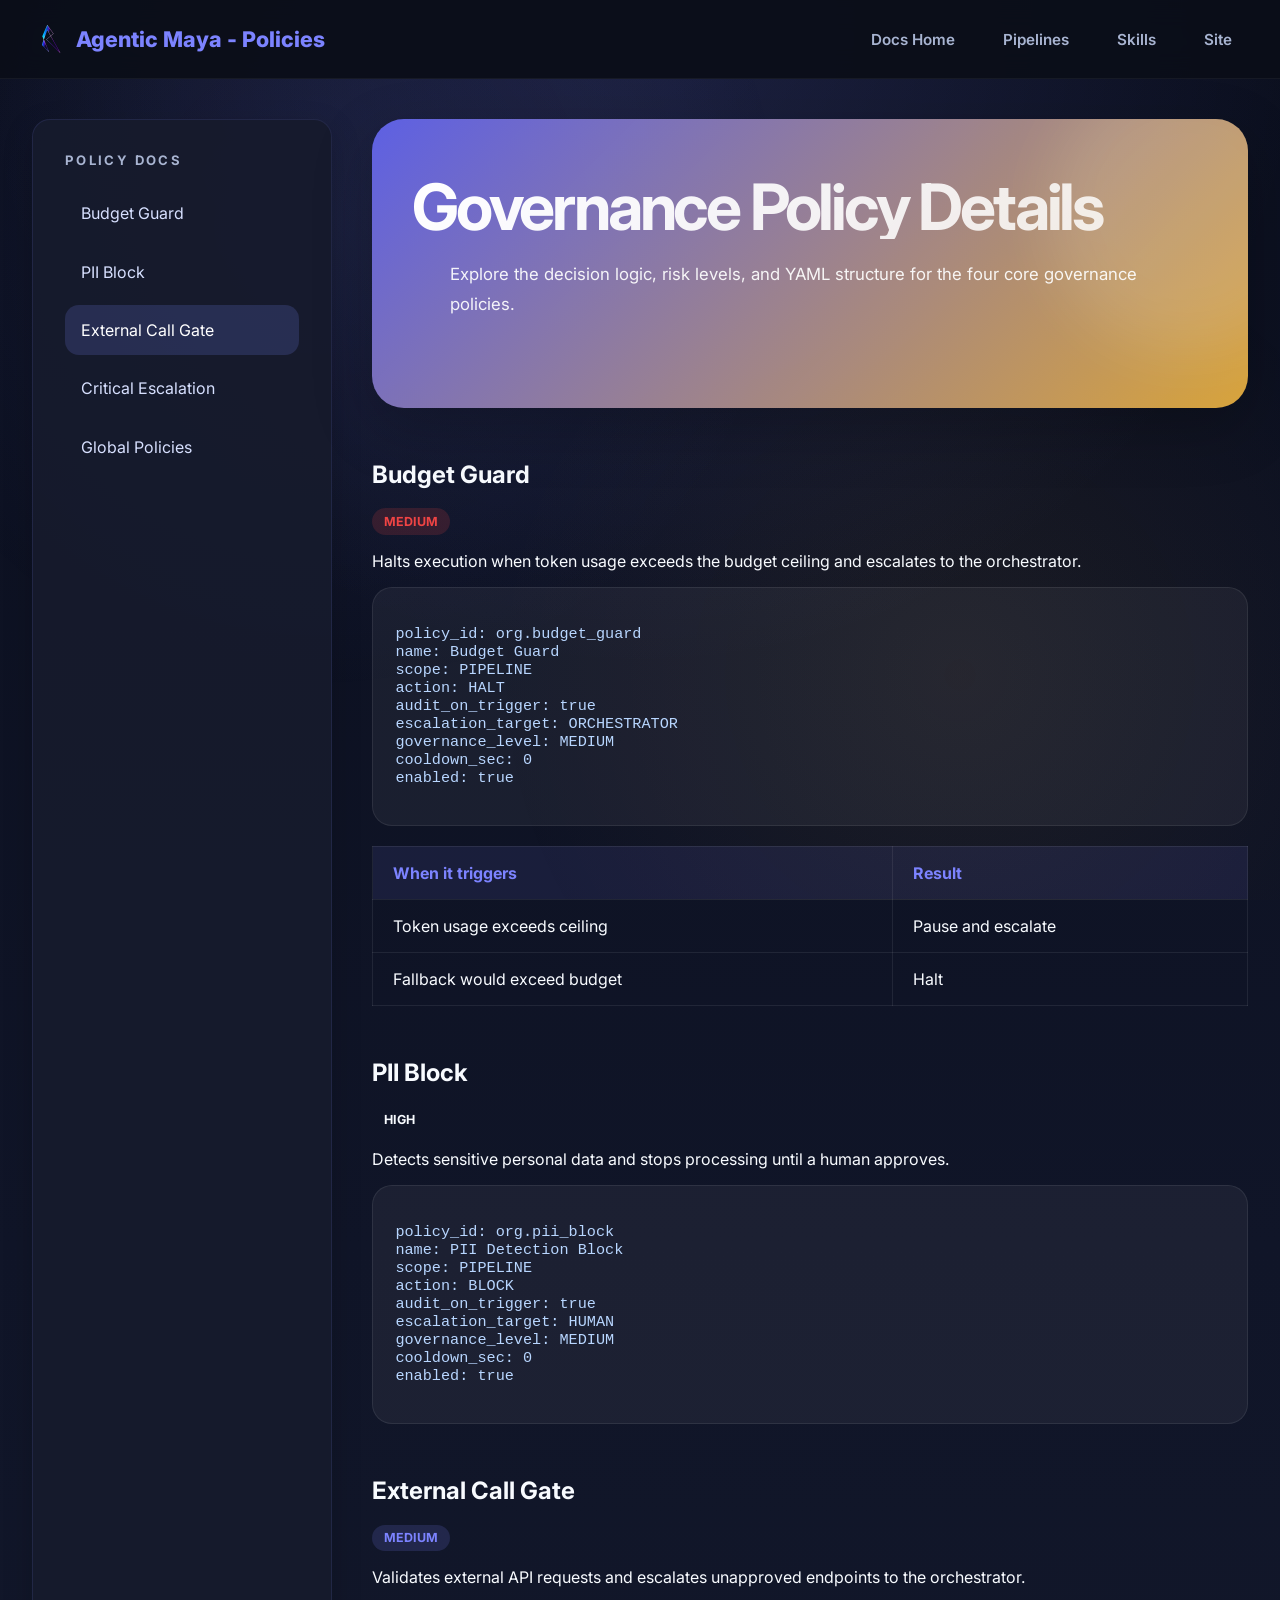
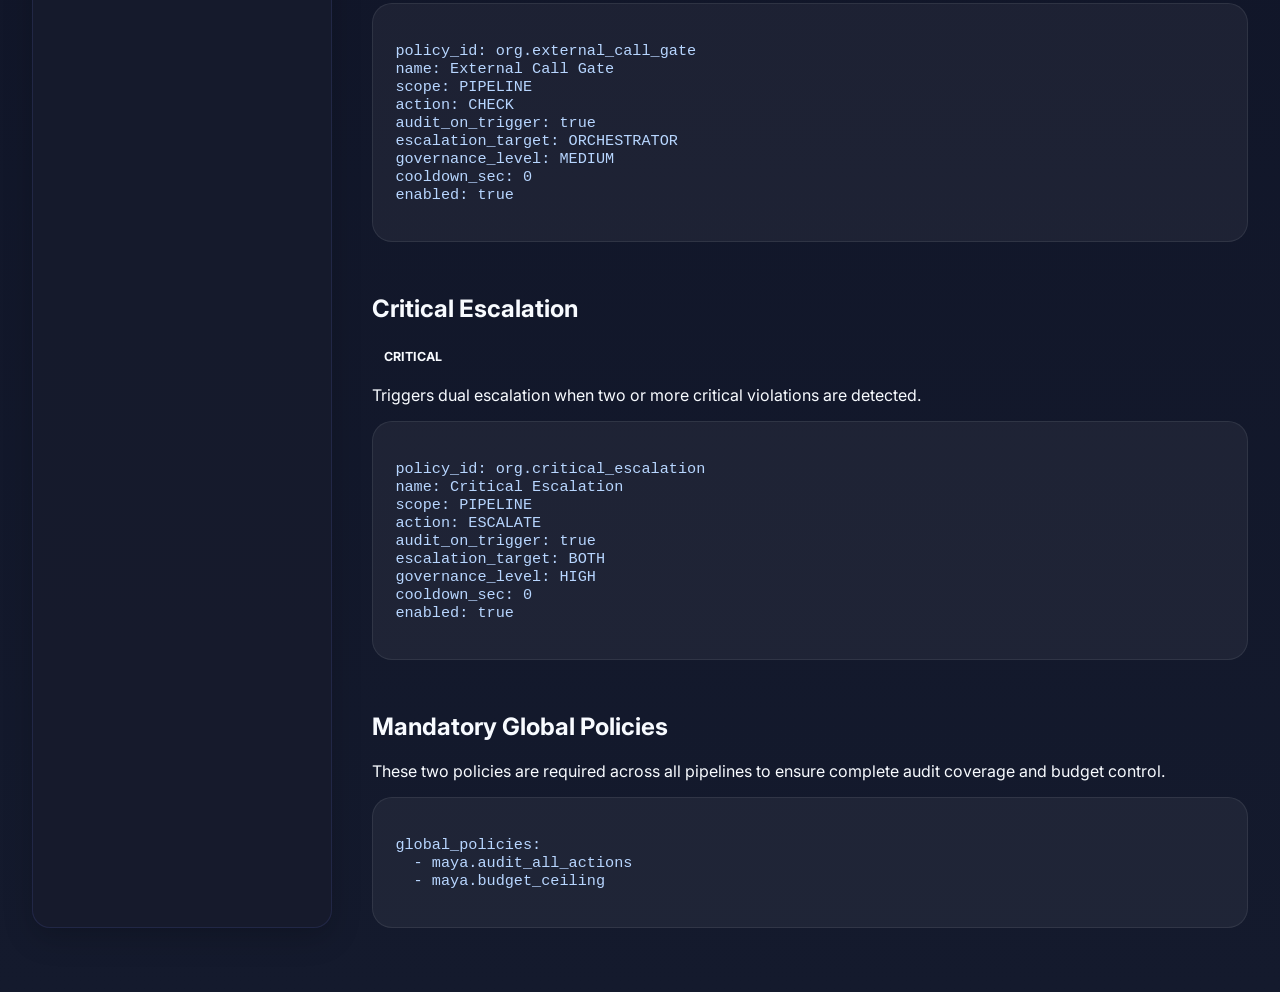
<file: docs/policies.html>
﻿<!DOCTYPE html>
<html lang="en">
<head>
  <meta charset="UTF-8">
  <meta name="viewport" content="width=device-width, initial-scale=1.0">
  <title>Agentic Maya - Policies</title>
  <link href="https://fonts.googleapis.com/css2?family=Inter:wght@300;400;500;600;700;800&display=swap" rel="stylesheet">
  <link rel="stylesheet" href="styles.css">
</head>
<body>
  <header>
    <div class="topbar">
      <a href="#" class="brand">
        <img src="../logo.png" alt="Agentic Maya Logo">
        Agentic Maya - Policies
      </a>
      <nav class="topnav">
        <a href="index.html">Docs Home</a>
        <a href="pipelines.html">Pipelines</a>
        <a href="skills.html">Skills</a>
        <a href="../index.html">Site</a>
      </nav>
    </div>
  </header>

  <div class="layout">
    <aside class="sidebar">
      <h2>Policy Docs</h2>
      <nav>
        <a class="active" href="#budget">Budget Guard</a>
        <a href="#pii">PII Block</a>
        <a href="#external">External Call Gate</a>
        <a href="#critical">Critical Escalation</a>
        <a href="#global">Global Policies</a>
      </nav>
    </aside>

    <main>
      <section class="hero">
        <h1>Governance Policy Details</h1>
        <p>Explore the decision logic, risk levels, and YAML structure for the four core governance policies.</p>
      </section>

      <section id="budget">
        <h2>Budget Guard</h2>
        <span class="badge badge-high">MEDIUM</span>
        <p>Halts execution when token usage exceeds the budget ceiling and escalates to the orchestrator.</p>
        <div class="code"><pre>policy_id: org.budget_guard
name: Budget Guard
scope: PIPELINE
action: HALT
audit_on_trigger: true
escalation_target: ORCHESTRATOR
governance_level: MEDIUM
cooldown_sec: 0
enabled: true</pre></div>
        <div class="table-wrap">
          <table>
            <thead>
              <tr>
                <th>When it triggers</th>
                <th>Result</th>
              </tr>
            </thead>
            <tbody>
              <tr>
                <td>Token usage exceeds ceiling</td>
                <td>Pause and escalate</td>
              </tr>
              <tr>
                <td>Fallback would exceed budget</td>
                <td>Halt</td>
              </tr>
            </tbody>
          </table>
        </div>
      </section>

      <section id="pii">
        <h2>PII Block</h2>
        <span class="badge badge-danger">HIGH</span>
        <p>Detects sensitive personal data and stops processing until a human approves.</p>
        <div class="code"><pre>policy_id: org.pii_block
name: PII Detection Block
scope: PIPELINE
action: BLOCK
audit_on_trigger: true
escalation_target: HUMAN
governance_level: MEDIUM
cooldown_sec: 0
enabled: true</pre></div>
      </section>

      <section id="external">
        <h2>External Call Gate</h2>
        <span class="badge badge-medium">MEDIUM</span>
        <p>Validates external API requests and escalates unapproved endpoints to the orchestrator.</p>
        <div class="code"><pre>policy_id: org.external_call_gate
name: External Call Gate
scope: PIPELINE
action: CHECK
audit_on_trigger: true
escalation_target: ORCHESTRATOR
governance_level: MEDIUM
cooldown_sec: 0
enabled: true</pre></div>
      </section>

      <section id="critical">
        <h2>Critical Escalation</h2>
        <span class="badge badge-danger">CRITICAL</span>
        <p>Triggers dual escalation when two or more critical violations are detected.</p>
        <div class="code"><pre>policy_id: org.critical_escalation
name: Critical Escalation
scope: PIPELINE
action: ESCALATE
audit_on_trigger: true
escalation_target: BOTH
governance_level: HIGH
cooldown_sec: 0
enabled: true</pre></div>
      </section>

      <section id="global">
        <h2>Mandatory Global Policies</h2>
        <p>These two policies are required across all pipelines to ensure complete audit coverage and budget control.</p>
        <div class="code"><pre>global_policies:
  - maya.audit_all_actions
  - maya.budget_ceiling</pre></div>
      </section>
    </main>
  </div>

  <script>
    // Smooth scrolling for anchor links
    document.querySelectorAll('a[href^="#"]').forEach(anchor => {
      anchor.addEventListener('click', function (e) {
        e.preventDefault();
        const target = document.querySelector(this.getAttribute('href'));
        if (target) {
          target.scrollIntoView({
            behavior: 'smooth',
            block: 'start'
          });
        }
      });
    });

    // Add active class to sidebar links based on scroll position
    const sections = document.querySelectorAll('section[id]');
    const navLinks = document.querySelectorAll('.sidebar a[href^="#"]');

    function setActiveLink() {
      const scrollY = window.scrollY;

      sections.forEach(section => {
        const sectionTop = section.offsetTop - 100;
        const sectionHeight = section.offsetHeight;
        const sectionId = section.getAttribute('id');

        if (scrollY >= sectionTop && scrollY < sectionTop + sectionHeight) {
          navLinks.forEach(link => {
            link.classList.remove('active');
            if (link.getAttribute('href') === `#${sectionId}`) {
              link.classList.add('active');
            }
          });
        }
      });
    }

    window.addEventListener('scroll', setActiveLink);
    setActiveLink(); // Set initial active link
  </script>
</body>
</html>
</file>
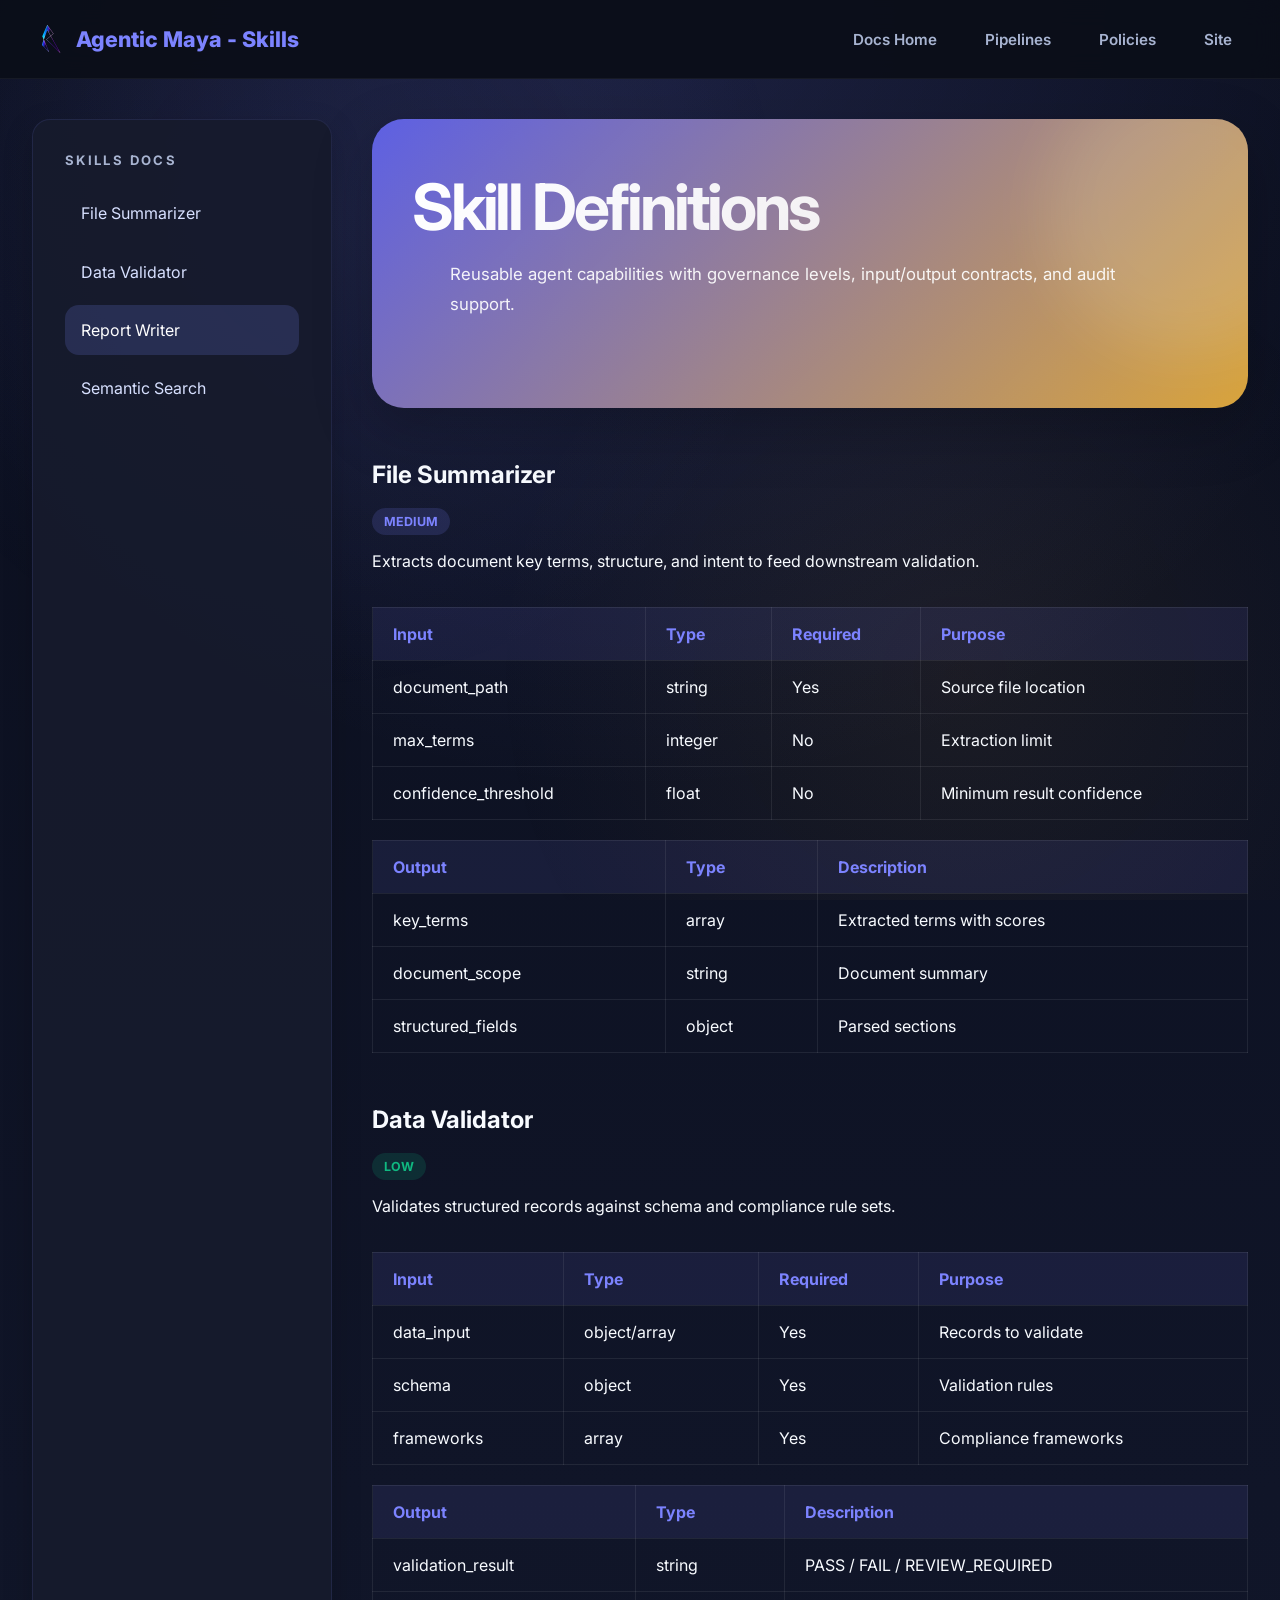
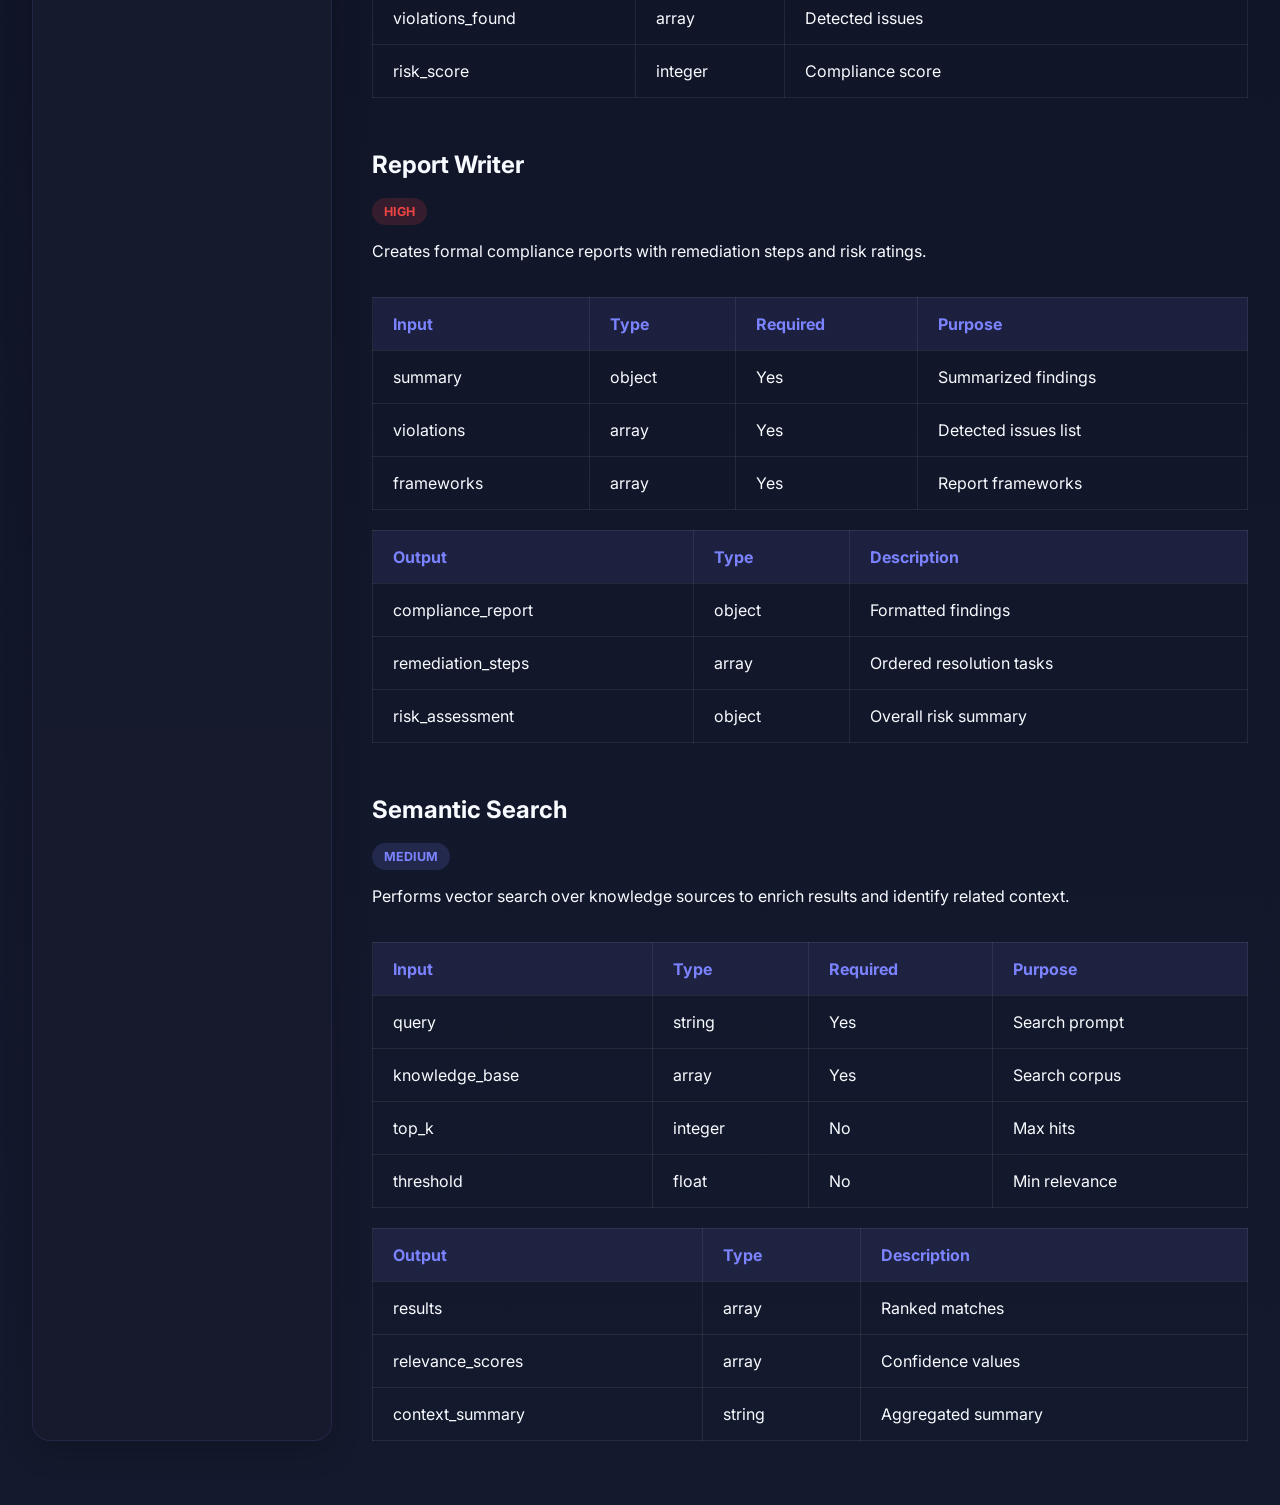
<file: docs/skills.html>
<!DOCTYPE html>
<html lang="en">
<head>
  <meta charset="UTF-8">
  <meta name="viewport" content="width=device-width, initial-scale=1.0">
  <title>Agentic Maya - Skills</title>
  <link href="https://fonts.googleapis.com/css2?family=Inter:wght@300;400;500;600;700;800&display=swap" rel="stylesheet">
  <link rel="stylesheet" href="styles.css">
</head>
<body>
  <header>
    <div class="topbar">
      <a href="#" class="brand">
        <img src="../logo.png" alt="Agentic Maya Logo">
        Agentic Maya - Skills
      </a>
      <nav class="topnav">
        <a href="index.html">Docs Home</a>
        <a href="pipelines.html">Pipelines</a>
        <a href="policies.html">Policies</a>
        <a href="../index.html">Site</a>
      </nav>
    </div>
  </header>

  <div class="layout">
    <aside class="sidebar">
      <h2>Skills Docs</h2>
      <nav>
        <a class="active" href="#summarizer">File Summarizer</a>
        <a href="#validator">Data Validator</a>
        <a href="#writer">Report Writer</a>
        <a href="#search">Semantic Search</a>
      </nav>
    </aside>

    <main>
      <section class="hero">
        <h1>Skill Definitions</h1>
        <p>Reusable agent capabilities with governance levels, input/output contracts, and audit support.</p>
      </section>

      <section id="summarizer">
        <h2>File Summarizer</h2>
        <span class="badge badge-medium">MEDIUM</span>
        <p>Extracts document key terms, structure, and intent to feed downstream validation.</p>
        <div class="table-wrap">
          <table>
            <thead>
              <tr>
                <th>Input</th>
                <th>Type</th>
                <th>Required</th>
                <th>Purpose</th>
              </tr>
            </thead>
            <tbody>
              <tr>
                <td>document_path</td>
                <td>string</td>
                <td>Yes</td>
                <td>Source file location</td>
              </tr>
              <tr>
                <td>max_terms</td>
                <td>integer</td>
                <td>No</td>
                <td>Extraction limit</td>
              </tr>
              <tr>
                <td>confidence_threshold</td>
                <td>float</td>
                <td>No</td>
                <td>Minimum result confidence</td>
              </tr>
            </tbody>
          </table>
        </div>
        <div class="table-wrap">
          <table>
            <thead>
              <tr>
                <th>Output</th>
                <th>Type</th>
                <th>Description</th>
              </tr>
            </thead>
            <tbody>
              <tr>
                <td>key_terms</td>
                <td>array</td>
                <td>Extracted terms with scores</td>
              </tr>
              <tr>
                <td>document_scope</td>
                <td>string</td>
                <td>Document summary</td>
              </tr>
              <tr>
                <td>structured_fields</td>
                <td>object</td>
                <td>Parsed sections</td>
              </tr>
            </tbody>
          </table>
        </div>
      </section>

      <section id="validator">
        <h2>Data Validator</h2>
        <span class="badge badge-low">LOW</span>
        <p>Validates structured records against schema and compliance rule sets.</p>
        <div class="table-wrap">
          <table>
            <thead>
              <tr>
                <th>Input</th>
                <th>Type</th>
                <th>Required</th>
                <th>Purpose</th>
              </tr>
            </thead>
            <tbody>
              <tr>
                <td>data_input</td>
                <td>object/array</td>
                <td>Yes</td>
                <td>Records to validate</td>
              </tr>
              <tr>
                <td>schema</td>
                <td>object</td>
                <td>Yes</td>
                <td>Validation rules</td>
              </tr>
              <tr>
                <td>frameworks</td>
                <td>array</td>
                <td>Yes</td>
                <td>Compliance frameworks</td>
              </tr>
            </tbody>
          </table>
        </div>
        <div class="table-wrap">
          <table>
            <thead>
              <tr>
                <th>Output</th>
                <th>Type</th>
                <th>Description</th>
              </tr>
            </thead>
            <tbody>
              <tr>
                <td>validation_result</td>
                <td>string</td>
                <td>PASS / FAIL / REVIEW_REQUIRED</td>
              </tr>
              <tr>
                <td>violations_found</td>
                <td>array</td>
                <td>Detected issues</td>
              </tr>
              <tr>
                <td>risk_score</td>
                <td>integer</td>
                <td>Compliance score</td>
              </tr>
            </tbody>
          </table>
        </div>
      </section>

      <section id="writer">
        <h2>Report Writer</h2>
        <span class="badge badge-high">HIGH</span>
        <p>Creates formal compliance reports with remediation steps and risk ratings.</p>
        <div class="table-wrap">
          <table>
            <thead>
              <tr>
                <th>Input</th>
                <th>Type</th>
                <th>Required</th>
                <th>Purpose</th>
              </tr>
            </thead>
            <tbody>
              <tr>
                <td>summary</td>
                <td>object</td>
                <td>Yes</td>
                <td>Summarized findings</td>
              </tr>
              <tr>
                <td>violations</td>
                <td>array</td>
                <td>Yes</td>
                <td>Detected issues list</td>
              </tr>
              <tr>
                <td>frameworks</td>
                <td>array</td>
                <td>Yes</td>
                <td>Report frameworks</td>
              </tr>
            </tbody>
          </table>
        </div>
        <div class="table-wrap">
          <table>
            <thead>
              <tr>
                <th>Output</th>
                <th>Type</th>
                <th>Description</th>
              </tr>
            </thead>
            <tbody>
              <tr>
                <td>compliance_report</td>
                <td>object</td>
                <td>Formatted findings</td>
              </tr>
              <tr>
                <td>remediation_steps</td>
                <td>array</td>
                <td>Ordered resolution tasks</td>
              </tr>
              <tr>
                <td>risk_assessment</td>
                <td>object</td>
                <td>Overall risk summary</td>
              </tr>
            </tbody>
          </table>
        </div>
      </section>

      <section id="search">
        <h2>Semantic Search</h2>
        <span class="badge badge-medium">MEDIUM</span>
        <p>Performs vector search over knowledge sources to enrich results and identify related context.</p>
        <div class="table-wrap">
          <table>
            <thead>
              <tr>
                <th>Input</th>
                <th>Type</th>
                <th>Required</th>
                <th>Purpose</th>
              </tr>
            </thead>
            <tbody>
              <tr>
                <td>query</td>
                <td>string</td>
                <td>Yes</td>
                <td>Search prompt</td>
              </tr>
              <tr>
                <td>knowledge_base</td>
                <td>array</td>
                <td>Yes</td>
                <td>Search corpus</td>
              </tr>
              <tr>
                <td>top_k</td>
                <td>integer</td>
                <td>No</td>
                <td>Max hits</td>
              </tr>
              <tr>
                <td>threshold</td>
                <td>float</td>
                <td>No</td>
                <td>Min relevance</td>
              </tr>
            </tbody>
          </table>
        </div>
        <div class="table-wrap">
          <table>
            <thead>
              <tr>
                <th>Output</th>
                <th>Type</th>
                <th>Description</th>
              </tr>
            </thead>
            <tbody>
              <tr>
                <td>results</td>
                <td>array</td>
                <td>Ranked matches</td>
              </tr>
              <tr>
                <td>relevance_scores</td>
                <td>array</td>
                <td>Confidence values</td>
              </tr>
              <tr>
                <td>context_summary</td>
                <td>string</td>
                <td>Aggregated summary</td>
              </tr>
            </tbody>
          </table>
        </div>
      </section>
    </main>
  </div>

  <script>
    // Smooth scrolling for anchor links
    document.querySelectorAll('a[href^="#"]').forEach(anchor => {
      anchor.addEventListener('click', function (e) {
        e.preventDefault();
        const target = document.querySelector(this.getAttribute('href'));
        if (target) {
          target.scrollIntoView({
            behavior: 'smooth',
            block: 'start'
          });
        }
      });
    });

    // Add active class to sidebar links based on scroll position
    const sections = document.querySelectorAll('section[id]');
    const navLinks = document.querySelectorAll('.sidebar a[href^="#"]');

    function setActiveLink() {
      const scrollY = window.scrollY;

      sections.forEach(section => {
        const sectionTop = section.offsetTop - 100;
        const sectionHeight = section.offsetHeight;
        const sectionId = section.getAttribute('id');

        if (scrollY >= sectionTop && scrollY < sectionTop + sectionHeight) {
          navLinks.forEach(link => {
            link.classList.remove('active');
            if (link.getAttribute('href') === `#${sectionId}`) {
              link.classList.add('active');
            }
          });
        }
      });
    }

    window.addEventListener('scroll', setActiveLink);
    setActiveLink(); // Set initial active link
  </script>
</body>
</html>
</file>
<file: docs/styles.css>
:root {
  --bg: #0f1220;
  --bg-surface: #171b2d;
  --surface: rgba(23, 27, 45, 0.92);
  --surface-soft: #1f2339;
  --border: rgba(120, 128, 255, 0.12);
  --border-strong: rgba(120, 128, 255, 0.24);
  --text: #f8fbff;
  --text-muted: #a8b4d1;
  --text-secondary: #d7e0ff;
  --primary: #7c83ff;
  --primary-dark: #545ed8;
  --accent: #f5b83f;
  --accent-dark: #d88f22;
  --success: #5eead4;
  --warning: #fbbf24;
  --error: #f97316;
  --shadow: 0 20px 60px rgba(0, 0, 0, 0.22);
  --shadow-soft: 0 10px 30px rgba(0, 0, 0, 0.18);
  --radius: 18px;
  --radius-sm: 12px;
  --transition: all 0.23s cubic-bezier(0.22, 1, 0.36, 1);
}

* {
  box-sizing: border-box;
}

html {
  scroll-behavior: smooth;
}

body {
  margin: 0;
  font-family: 'Inter', system-ui, -apple-system, BlinkMacSystemFont, 'Segoe UI', sans-serif;
  background: radial-gradient(circle at top, rgba(124, 131, 255, 0.16), transparent 25%),
              linear-gradient(180deg, #0b0f1e 0%, #101528 48%, #141a2d 100%);
  color: var(--text);
  position: relative;
  overflow-x: hidden;
}

body::before {
  content: '';
  position: fixed;
  top: 0;
  left: 0;
  width: 100%;
  height: 100%;
  background: 
    radial-gradient(circle at 25% 25%, rgba(124, 131, 255, 0.08) 0%, transparent 40%),
    radial-gradient(circle at 75% 75%, rgba(245, 184, 63, 0.06) 0%, transparent 40%);
  animation: docs-float 25s ease-in-out infinite;
  pointer-events: none;
  z-index: -1;
}

@keyframes docs-float {
  0%, 100% { transform: translateY(0px) scale(1); }
  50% { transform: translateY(-5px) scale(1.02); }
}

a {
  color: var(--primary);
  text-decoration: none;
}

a:hover {
  color: var(--accent);
}

header {
  position: sticky;
  top: 0;
  z-index: 100;
  background: rgba(11, 14, 25, 0.95);
  border-bottom: 1px solid rgba(255,255,255,0.05);
  backdrop-filter: blur(14px);
}

.topbar {
  max-width: 1400px;
  margin: 0 auto;
  padding: 1.15rem 2rem;
  display: flex;
  justify-content: space-between;
  align-items: center;
  gap: 1rem;
}

.brand {
  font-size: 1.35rem;
  font-weight: 800;
  color: var(--primary);
  display: flex;
  align-items: center;
  gap: 0.75rem;
}

.brand img {
  height: 2rem;
  width: auto;
}

.topnav {
  display: flex;
  flex-wrap: wrap;
  gap: 1rem;
}

.topnav a {
  color: var(--text-muted);
  font-size: 0.95rem;
  font-weight: 600;
  padding: 0.7rem 1rem;
  border-radius: 999px;
  transition: var(--transition);
}

.topnav a:hover,
.topnav a.active {
  background: rgba(124, 131, 255, 0.16);
  color: white;
}

.layout {
  display: grid;
  grid-template-columns: 300px 1fr;
  gap: 2.5rem;
  max-width: 1400px;
  margin: 0 auto;
  padding: 2.5rem 2rem 4rem;
}

.sidebar {
  position: sticky;
  top: 120px;
  background: rgba(23, 27, 45, 0.95);
  border: 1px solid var(--border);
  border-radius: var(--radius);
  padding: 2rem;
  box-shadow: var(--shadow-soft);
}

.sidebar h2 {
  margin: 0 0 1.25rem;
  color: var(--text-muted);
  font-size: 0.82rem;
  letter-spacing: 0.18em;
  text-transform: uppercase;
}

.sidebar nav {
  display: grid;
  gap: 0.5rem;
}

.sidebar a {
  display: block;
  padding: 0.95rem 1rem;
  border-radius: 14px;
  color: var(--text-secondary);
  transition: var(--transition);
}

.sidebar a:hover {
  color: var(--text);
  background: rgba(124, 131, 255, 0.08);
}

.sidebar a.active {
  background: rgba(124, 131, 255, 0.18);
  color: white;
}

main {
  display: grid;
  gap: 2rem;
  min-height: 100vh;
}

.hero {
  position: relative;
  overflow: hidden;
  background: linear-gradient(135deg, rgba(99, 102, 241, 0.92), rgba(245, 184, 63, 0.88));
  border-radius: 32px;
  padding: 3.5rem 2.5rem;
  box-shadow: var(--shadow);
}

.hero::after {
  content: '';
  position: absolute;
  right: -5rem;
  top: -3rem;
  width: 280px;
  height: 280px;
  border-radius: 50%;
  background: rgba(255,255,255,0.12);
  filter: blur(30px);
}

.hero h1 {
  margin: 0;
  font-size: clamp(2.75rem, 5vw, 4.25rem);
  line-height: 1;
  letter-spacing: -0.05em;
  background: linear-gradient(135deg, #ffffff, rgba(255,255,255,0.8));
  -webkit-background-clip: text;
  -webkit-text-fill-color: transparent;
}

.hero p {
  max-width: 720px;
  margin: 1.25rem auto 2rem;
  color: rgba(255,255,255,0.92);
  font-size: 1.05rem;
  line-height: 1.8;
}

.hero-buttons {
  display: flex;
  flex-wrap: wrap;
  justify-content: center;
  gap: 1rem;
  margin-bottom: 1.75rem;
}

.button {
  display: inline-flex;
  align-items: center;
  justify-content: center;
  padding: 0.95rem 1.8rem;
  border-radius: 999px;
  font-weight: 700;
  font-size: 0.95rem;
  transition: var(--transition);
}

.button.primary {
  background: linear-gradient(135deg, var(--primary), var(--accent));
  color: #0b0f1e;
}

.button.secondary {
  background: rgba(255,255,255,0.14);
  color: white;
  border: 1px solid rgba(255,255,255,0.16);
}

.button:hover {
  transform: translateY(-2px);
}

.hero-code {
  display: inline-flex;
  align-items: center;
  justify-content: center;
  margin: 0 auto;
  background: rgba(255,255,255,0.08);
  border: 1px solid rgba(255,255,255,0.18);
  border-radius: 20px;
  padding: 1rem 1.15rem;
  color: #dbe7ff;
  font-family: ui-monospace, SFMono-Regular, Menlo, Monaco, Consolas, 'Liberation Mono', monospace;
  font-size: 0.95rem;
  box-shadow: inset 0 0 0 1px rgba(255,255,255,0.03);
}

.hero-visual {
  margin: 2.5rem auto 0;
  width: min(900px, 100%);
  height: 360px;
  position: relative;
  perspective: 1400px;
}

.visual-card {
  position: absolute;
  width: 260px;
  min-height: 220px;
  border-radius: 26px;
  background: rgba(255,255,255,0.08);
  border: 1px solid rgba(255,255,255,0.16);
  backdrop-filter: blur(22px);
  box-shadow: 0 28px 80px rgba(0,0,0,0.28);
  padding: 1.6rem;
  display: flex;
  flex-direction: column;
  justify-content: space-between;
  transition: transform 0.35s ease, box-shadow 0.35s ease;
}

.visual-card:hover {
  transform: translateY(-12px) translateZ(24px) rotateZ(-1deg);
  box-shadow: 0 40px 100px rgba(0,0,0,0.32);
}

.visual-card h3 {
  margin: 0 0 0.9rem;
  font-size: 1.1rem;
}

.visual-card p {
  margin: 0;
  color: rgba(255,255,255,0.85);
  line-height: 1.75;
  font-size: 0.95rem;
}

.visual-card span {
  display: inline-flex;
  align-items: center;
  gap: 0.35rem;
  padding: 0.45rem 0.8rem;
  border-radius: 999px;
  background: rgba(124, 131, 255, 0.2);
  color: white;
  font-size: 0.78rem;
  letter-spacing: 0.08em;
  text-transform: uppercase;
}

.visual-card.one { top: 0; left: 40px; transform: translateZ(70px); }
.visual-card.two { top: 40px; right: 50px; transform: translateZ(20px) rotateZ(2deg); }
.visual-card.three { bottom: 0; left: calc(50% - 140px); transform: translateZ(90px); }

.section {
  background: rgba(23, 27, 45, 0.96);
  border: 1px solid rgba(255,255,255,0.06);
  border-radius: 32px;
  padding: 2.25rem;
  box-shadow: var(--shadow-soft);
  opacity: 0;
  transform: translateY(20px);
  animation: fadeInUp 0.6s ease-out forwards;
}

.section:nth-child(1) { animation-delay: 0.1s; }
.section:nth-child(2) { animation-delay: 0.2s; }
.section:nth-child(3) { animation-delay: 0.3s; }
.section:nth-child(4) { animation-delay: 0.4s; }
.section:nth-child(5) { animation-delay: 0.5s; }

@keyframes fadeInUp {
  to {
    opacity: 1;
    transform: translateY(0);
  }
}

.section h2 {
  margin-top: 0;
  color: var(--primary);
  font-size: clamp(1.85rem, 2.7vw, 2.4rem);
  margin-bottom: 1rem;
}

.section p {
  color: var(--text-muted);
  margin-bottom: 1.75rem;
}

.grid {
  display: grid;
  gap: 1.5rem;
}

.grid-3 {
  grid-template-columns: repeat(auto-fit, minmax(240px, 1fr));
}

.card {
  background: rgba(255,255,255,0.03);
  border: 1px solid rgba(255,255,255,0.06);
  border-radius: 24px;
  padding: 1.6rem;
  transition: var(--transition);
}

.card:hover {
  transform: translateY(-3px);
  border-color: rgba(124, 131, 255, 0.3);
}

.card h3 {
  margin-top: 0;
  margin-bottom: 0.75rem;
}

.card p {
  margin: 0;
  color: var(--text-muted);
}

.docs-grid {
  display: grid;
  gap: 1.5rem;
  grid-template-columns: repeat(auto-fit, minmax(240px, 1fr));
}

.doc-card {
  display: block;
  background: rgba(255,255,255,0.04);
  border: 1px solid rgba(255,255,255,0.08);
  border-radius: 24px;
  padding: 1.6rem;
  transition: transform 0.25s ease, border-color 0.25s ease, background 0.25s ease;
}

.doc-card:hover {
  transform: translateY(-4px);
  border-color: rgba(245, 184, 63, 0.35);
  background: rgba(255,255,255,0.08);
}

.doc-card h3 {
  margin: 0 0 0.75rem;
  color: var(--text-secondary);
}

.doc-card p {
  margin: 0;
  color: var(--text-muted);
}

.command-grid {
  display: grid;
  gap: 1rem;
  grid-template-columns: repeat(auto-fit, minmax(220px, 1fr));
  align-items: stretch;
}

.command-card {
  background: rgba(255,255,255,0.04);
  border: 1px solid rgba(255,255,255,0.08);
  border-radius: 24px;
  padding: 1.5rem;
  min-height: 170px;
  display: flex;
  flex-direction: column;
  justify-content: space-between;
  transition: var(--transition);
}

.command-card:hover {
  transform: translateY(-4px);
  border-color: rgba(124, 131, 255, 0.3);
}

.command-card h4 {
  margin: 0 0 1rem;
  font-size: 1.05rem;
  color: white;
}

.command-card code {
  display: block;
  background: rgba(255,255,255,0.08);
  border: 1px solid rgba(255,255,255,0.10);
  border-radius: 16px;
  padding: 1rem;
  color: #dbe7ff;
  font-family: ui-monospace, SFMono-Regular, Menlo, Monaco, Consolas, 'Liberation Mono', monospace;
  font-size: 0.92rem;
  white-space: pre-wrap;
  word-break: break-word;
}

.footer {
  text-align: center;
  padding: 2rem 2rem 3rem;
  color: var(--text-muted);
}

.table-wrap {
  overflow-x: auto;
}

table {
  width: 100%;
  border-collapse: collapse;
  margin-top: 1.25rem;
  min-width: 600px;
}

th, td {
  padding: 1rem 1.25rem;
  border: 1px solid rgba(255,255,255,0.08);
}

th {
  background: rgba(124, 131, 255, 0.1);
  color: var(--primary);
  text-align: left;
}

tbody tr:hover {
  background: rgba(255,255,255,0.04);
}

.code {
  background: rgba(255,255,255,0.05);
  border: 1px solid rgba(255,255,255,0.08);
  border-radius: 20px;
  padding: 1.4rem;
  overflow-x: auto;
  font-family: ui-monospace, SFMono-Regular, Menlo, Monaco, Consolas, 'Liberation Mono', monospace;
  font-size: 0.95rem;
  color: #b8d6ff;
}

.badge {
  display: inline-flex;
  align-items: center;
  gap: 0.4rem;
  padding: 0.35rem 0.75rem;
  border-radius: 999px;
  font-size: 0.78rem;
  font-weight: 700;
  text-transform: uppercase;
}

.badge-primary { background: rgba(99, 102, 241, 0.16); color: var(--primary); }
.badge-accent { background: rgba(245, 184, 63, 0.16); color: var(--accent); }
.badge-muted { background: rgba(255,255,255,0.08); color: var(--text-muted); }
.badge-high { background: rgba(239, 68, 68, 0.16); color: #ef4444; }
.badge-medium { background: rgba(124, 131, 255, 0.16); color: var(--primary); }
.badge-low { background: rgba(16, 185, 129, 0.16); color: #10b981; }

@media (max-width: 1060px) {
  .layout { grid-template-columns: 1fr; padding: 2rem 1.5rem 3rem; }
  .sidebar { position: relative; top: 0; }
  .topbar { flex-direction: column; align-items: stretch; }
}

@media (max-width: 720px) {
  .hero { padding: 2.4rem 1.5rem; }
  .hero h1 { font-size: 2.6rem; }
  .hero p { font-size: 1rem; }
  .hero-visual { height: 300px; }
  .layout { padding: 1.5rem 1rem 2rem; }
}
</file>
